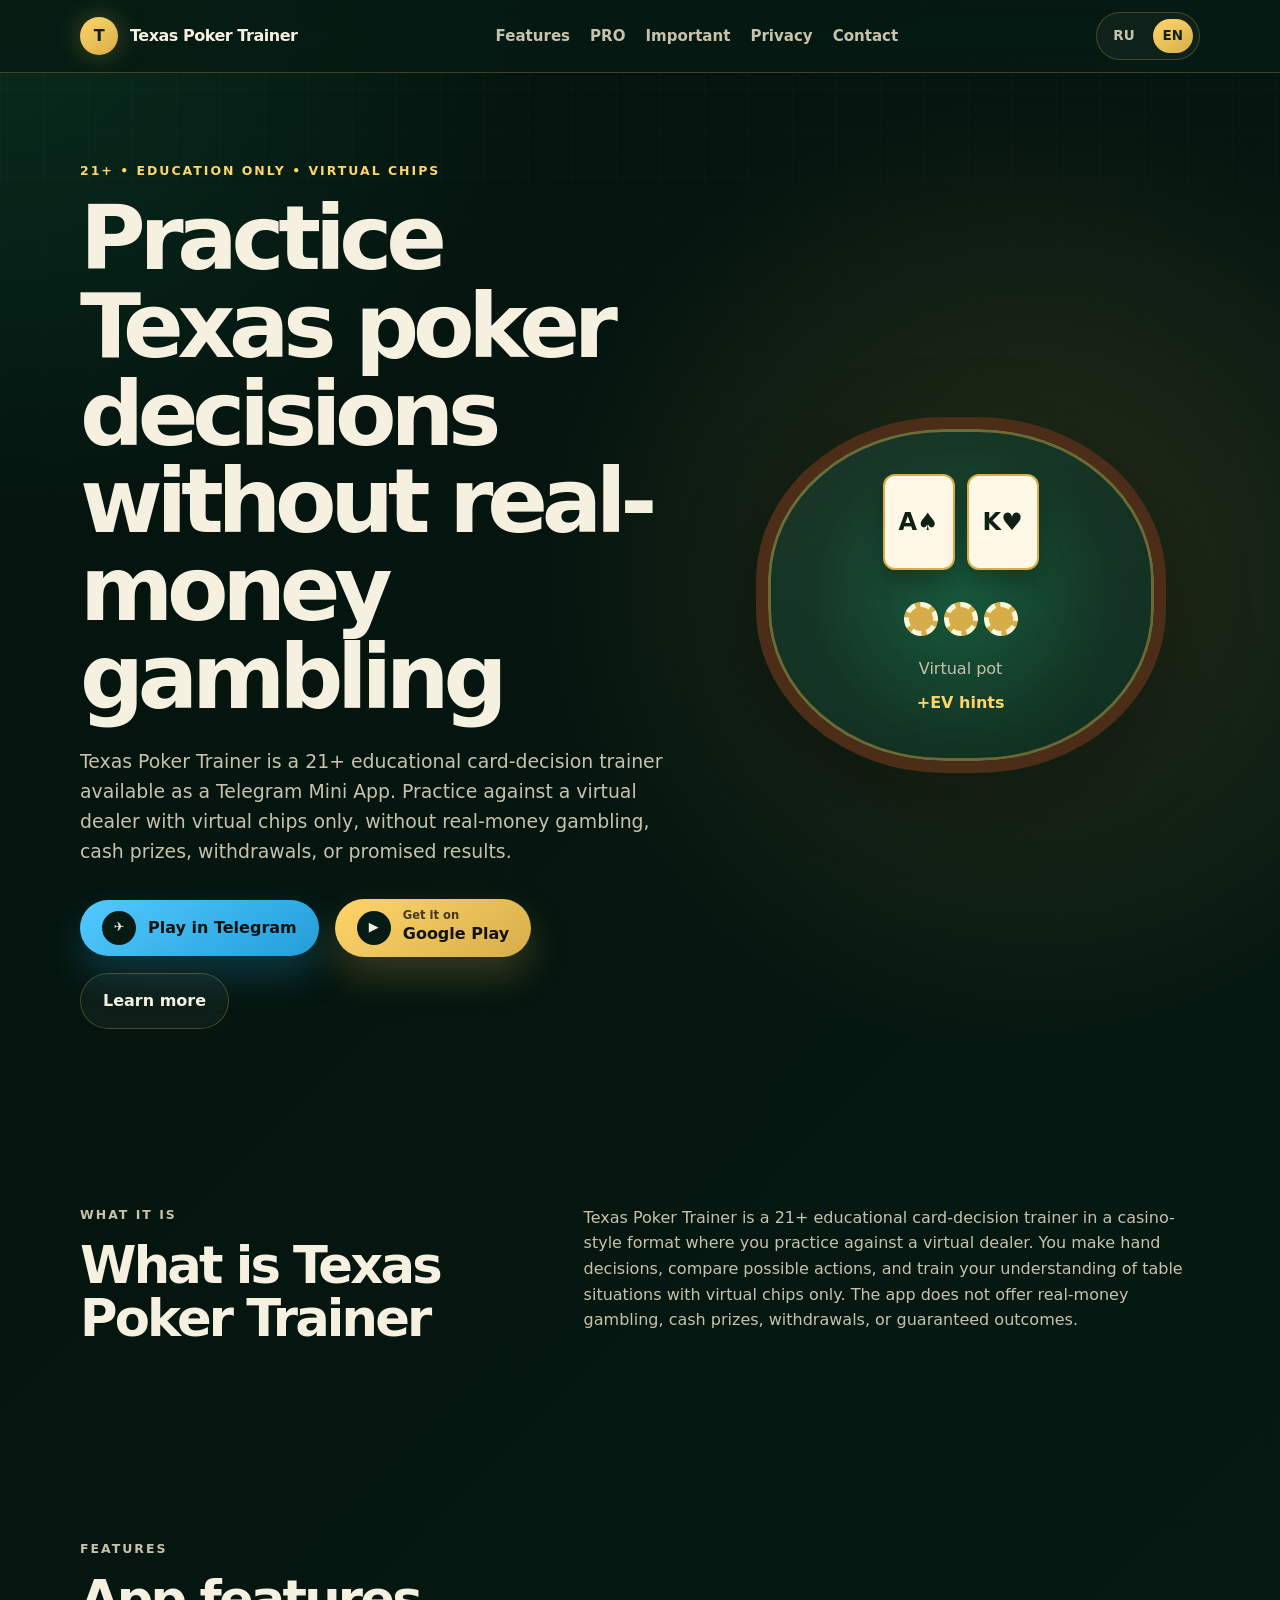
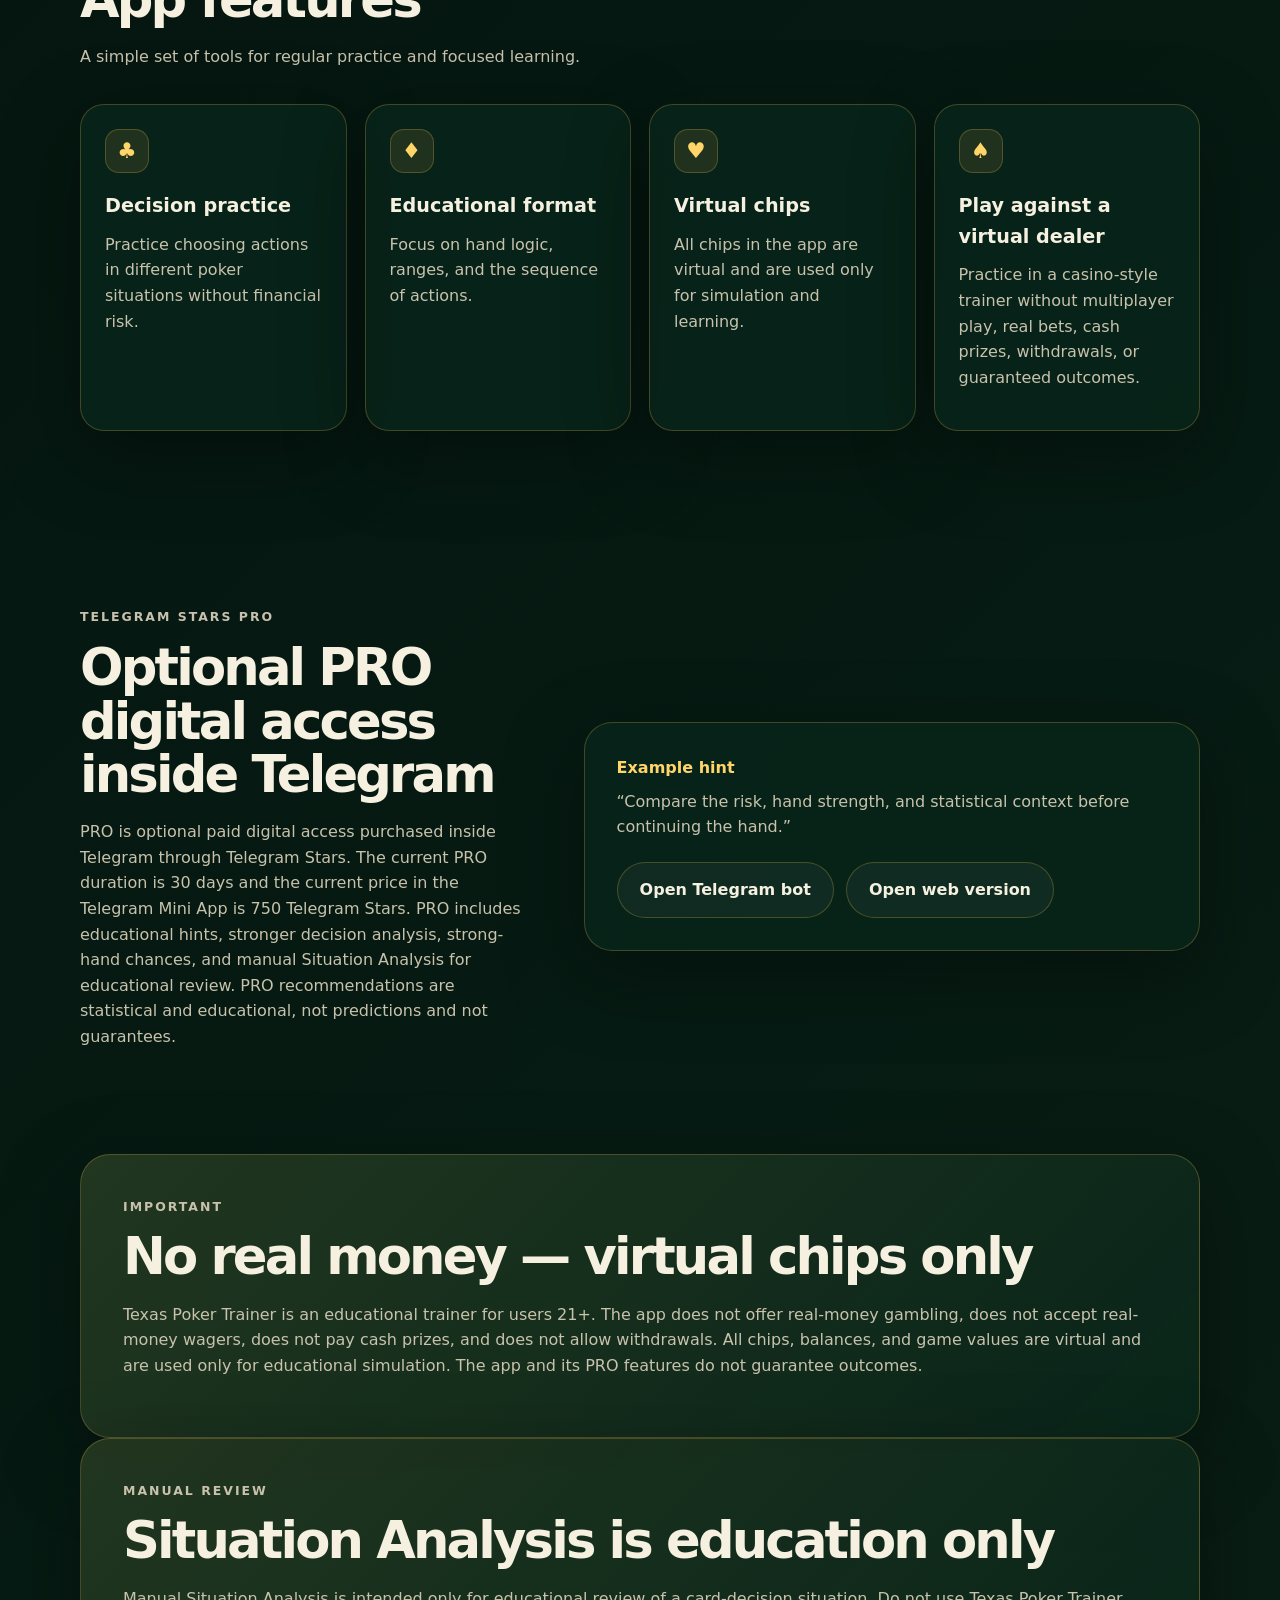
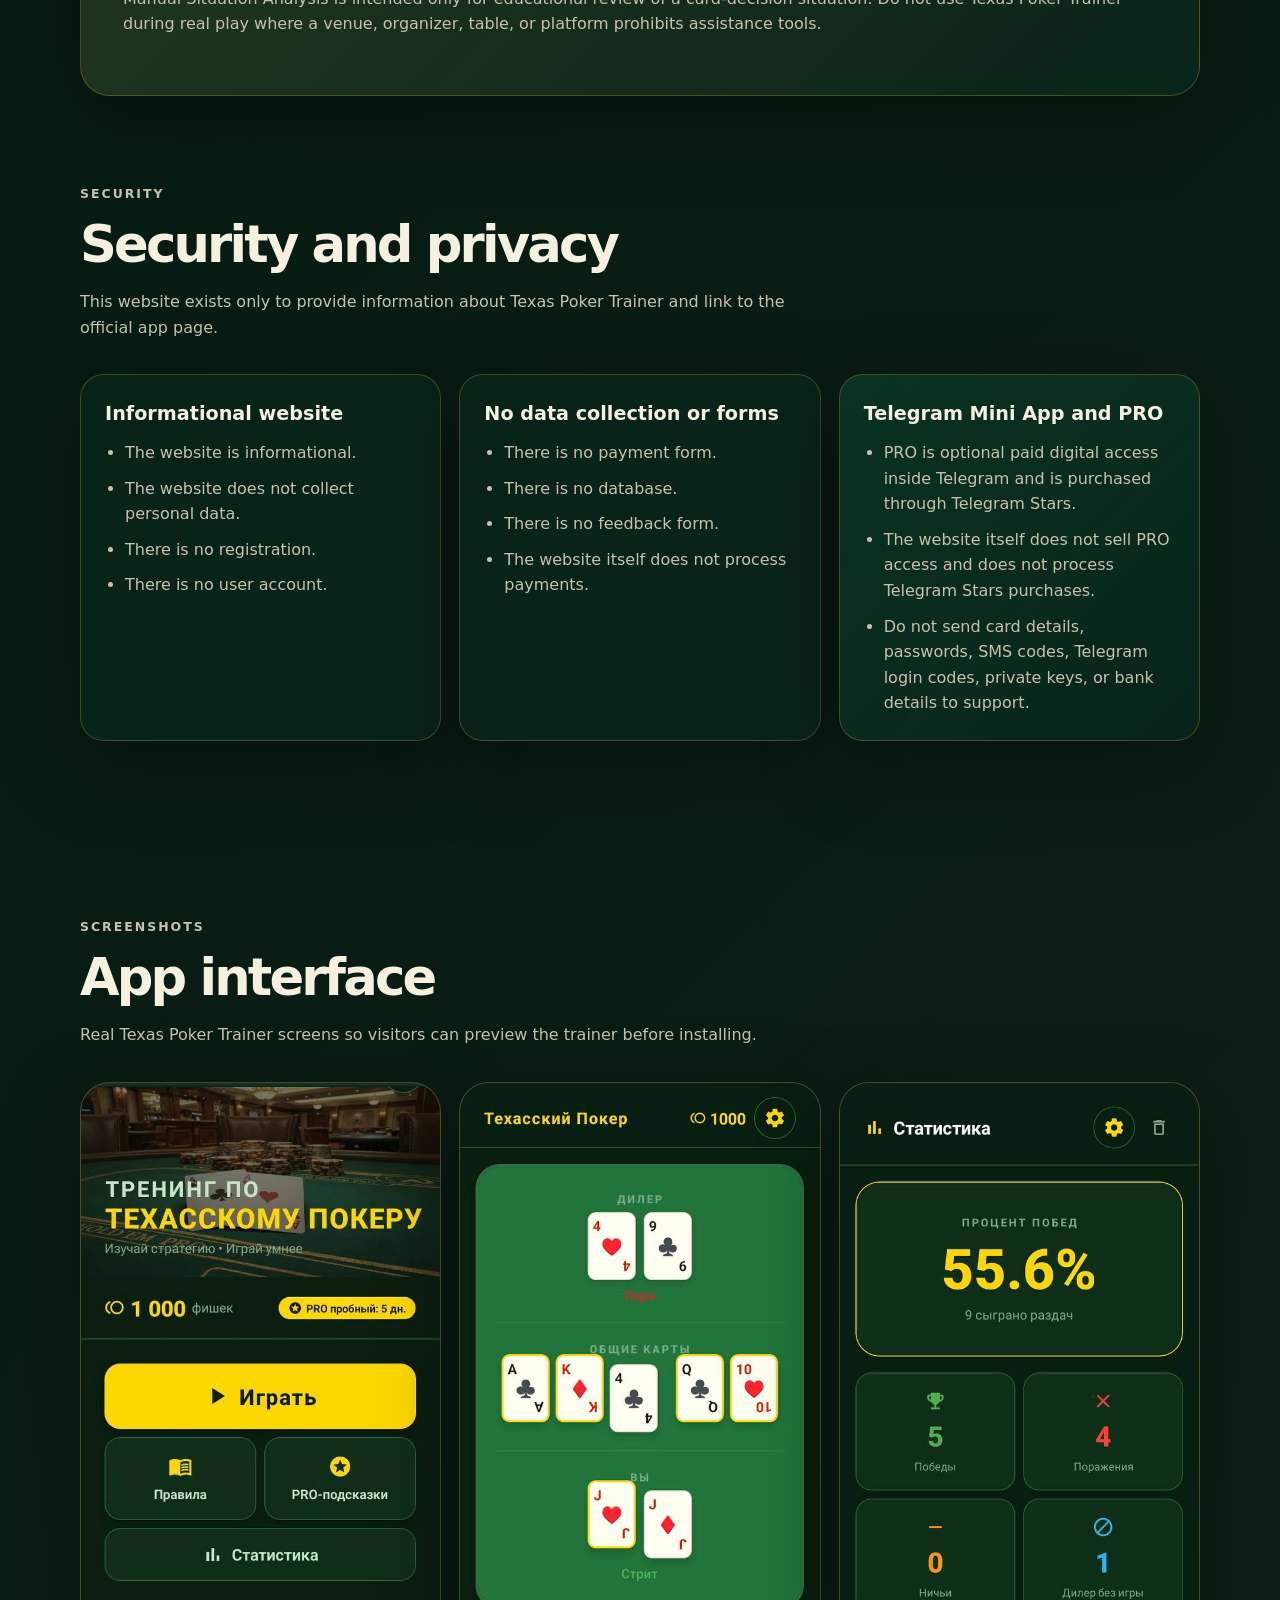
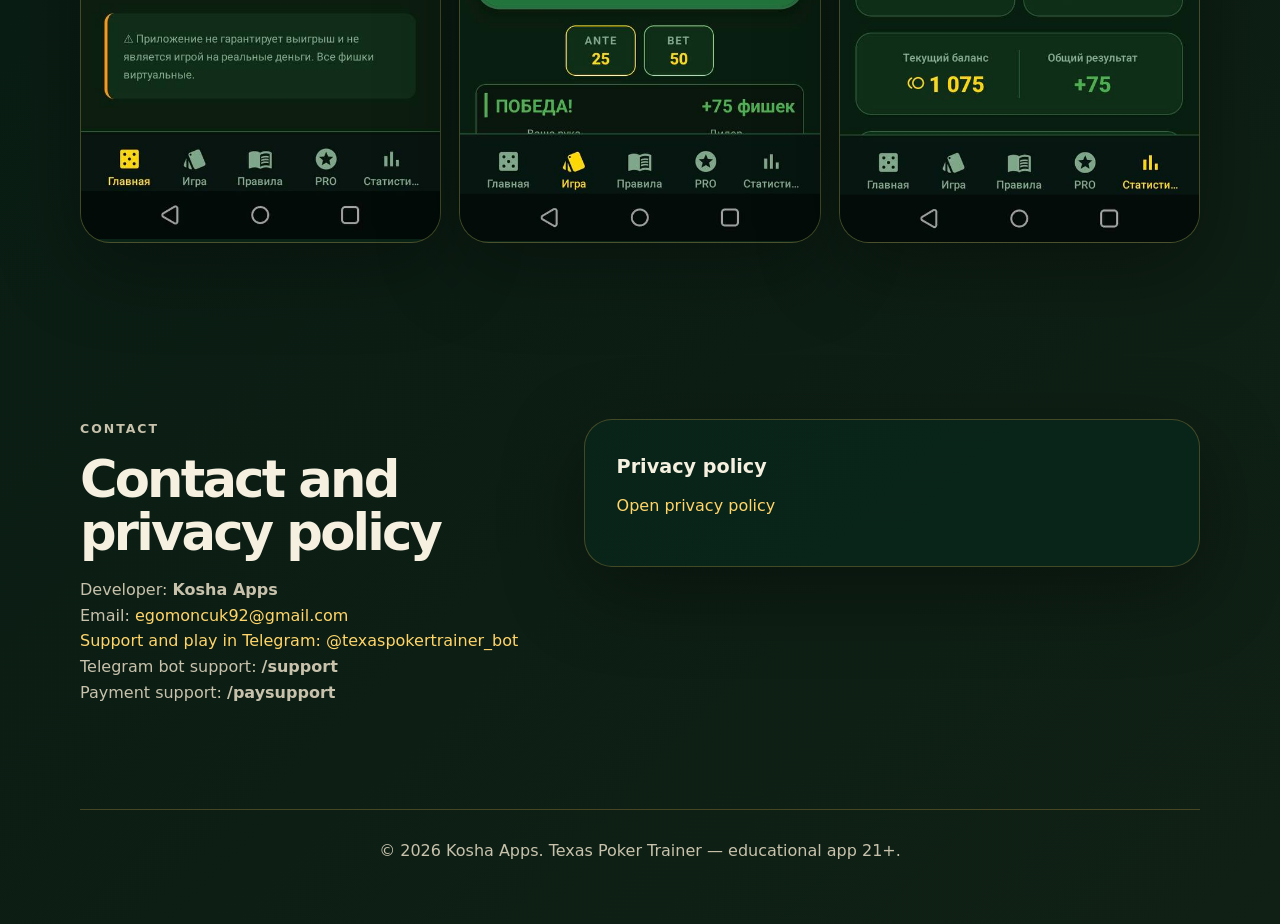
<file: website/index.html>
<!DOCTYPE html>
<html lang="ru">
<head>
  <meta charset="UTF-8" />
  <meta name="viewport" content="width=device-width, initial-scale=1.0" />
  <meta
    name="description"
    content="Texas Poker Trainer — static informational website with Russian and English language versions."
  />
  <title>Texas Poker Trainer — Language Selection</title>
  <link rel="stylesheet" href="styles.css" />
  <!-- This local-only script reads browser language and redirects; it does not collect, store, or send data. -->
  <script>
    var language = navigator.language || navigator.userLanguage || "";
    window.location.replace(language.toLowerCase().indexOf("ru") === 0 ? "./ru/" : "./en/");
  </script>
</head>
<body class="language-page">
  <main class="language-panel" aria-label="Language selection">
    <p class="eyebrow">Texas Poker Trainer</p>
    <h1>Выберите язык / Choose your language</h1>
    <p>
      Статический информационный сайт. Данные не собираются и не отправляются.<br />
      Static informational website. No data is collected or sent.
    </p>
    <noscript>
      <div class="language-actions">
        <a class="secondary-button" href="./ru/">RU</a>
        <a class="play-button" href="./en/">EN</a>
      </div>
    </noscript>
  </main>
</body>
</html>
</file>
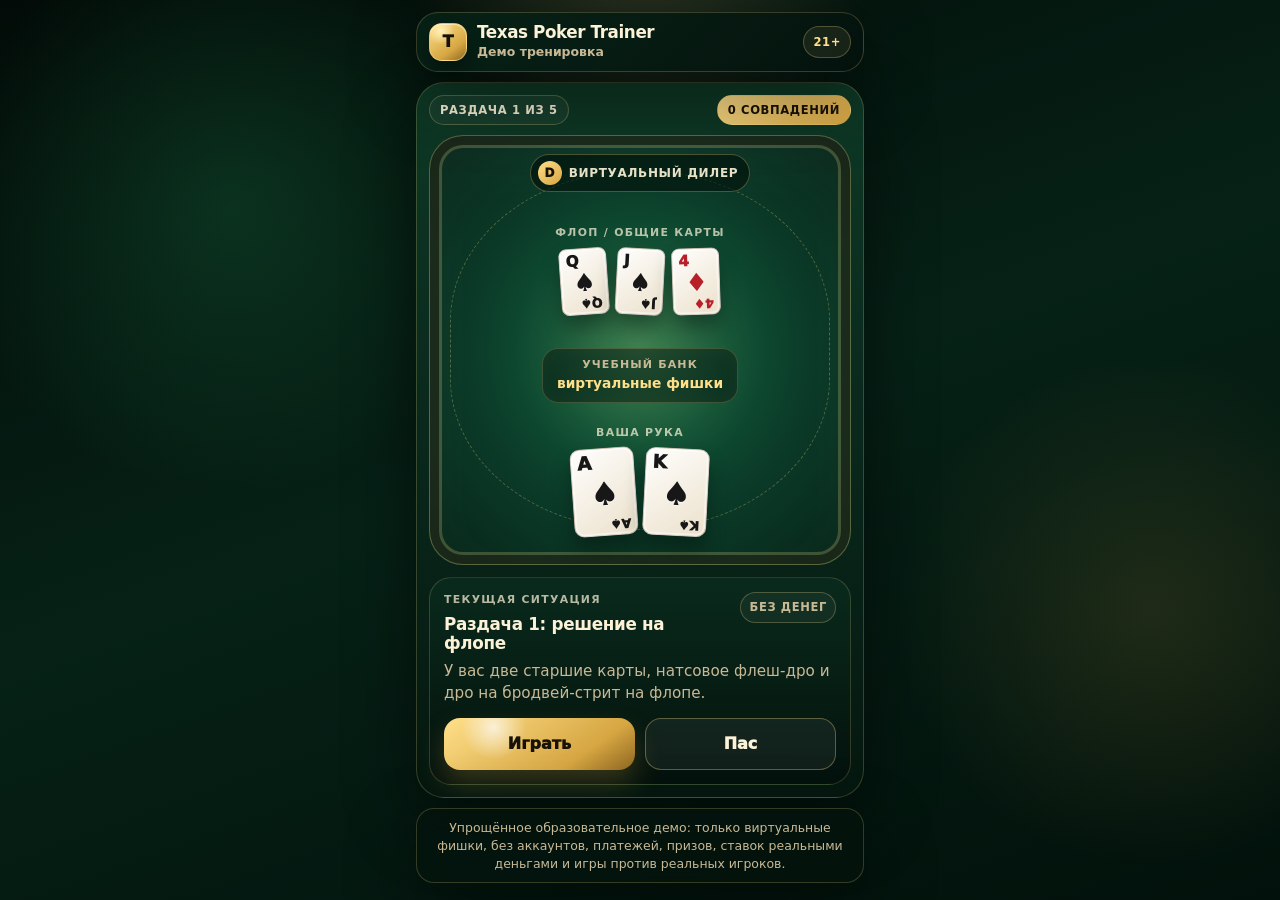
<file: website/demo/index.html>
<!DOCTYPE html>
<html lang="ru">
<head>
  <meta charset="UTF-8" />
  <meta name="viewport" content="width=device-width, initial-scale=1.0, viewport-fit=cover" />
  <meta
    name="description"
    content="Texas Poker Trainer — статическое образовательное демо для Telegram Mini App. 21+, только виртуальные фишки, без ставок реальными деньгами."
  />
  <title>Texas Poker Trainer — демо для Telegram Mini App</title>
  <!-- Полностью статическое демо: без бэкенда, отслеживания, cookies, хранилищ и внешних скриптов. -->
  <link rel="stylesheet" href="styles.css" />
</head>
<body>
  <main class="demo-shell" aria-live="polite">
    <header class="app-header" aria-labelledby="app-title">
      <div class="brand-mark" aria-hidden="true">T</div>
      <div class="brand-copy">
        <h1 id="app-title">Texas Poker Trainer</h1>
        <p>Демо тренировка</p>
      </div>
      <span class="age-badge">21+</span>
    </header>

    <section class="trainer-card" aria-labelledby="hand-title">
      <div class="status-row" aria-label="Прогресс тренировки">
        <span id="hand-progress" class="status-pill">Раздача 1 из 5</span>
        <span id="score-label" class="status-pill status-pill--gold">0 совпадений</span>
      </div>

      <div class="table-card" aria-label="Покерный стол">
        <div class="dealer-seat">
          <span class="dealer-chip" aria-hidden="true">D</span>
          <span>Виртуальный дилер</span>
        </div>

        <div class="community-area">
          <p class="area-label">Флоп / общие карты</p>
          <div id="community-cards" class="cards community-cards" aria-label="Общие карты"></div>
        </div>

        <div class="pot-panel" aria-label="Учебный банк">
          <span>Учебный банк</span>
          <strong>виртуальные фишки</strong>
        </div>

        <div class="player-area">
          <p class="area-label">Ваша рука</p>
          <div id="player-cards" class="cards player-cards" aria-label="Ваши карты"></div>
        </div>
      </div>

      <article class="decision-panel" aria-labelledby="hand-title">
        <div class="panel-heading">
          <div>
            <p class="panel-kicker">Текущая ситуация</p>
            <h2 id="hand-title" class="situation-title">Тренировочная раздача</h2>
          </div>
          <span class="mode-chip">Без денег</span>
        </div>
        <p id="situation-text" class="situation-text"></p>

        <div id="choice-buttons" class="choice-buttons" aria-label="Выберите тренировочное действие">
          <button type="button" class="primary-action" data-choice="Играть">Играть</button>
          <button type="button" class="secondary-action" data-choice="Пас">Пас</button>
        </div>

        <section id="feedback" class="feedback" hidden aria-label="Рекомендация тренажёра"></section>
        <button id="next-hand" type="button" class="next-button" hidden>Следующая раздача</button>
      </article>
    </section>

    <section id="completion" class="completion-card" hidden aria-labelledby="completion-title">
      <div class="completion-medal" aria-hidden="true">★</div>
      <p class="panel-kicker">Тренировочное демо завершено</p>
      <h2 id="completion-title">Сессия пройдена</h2>
      <p id="completion-score" class="completion-score"></p>
      <p>
        Это упрощённое демо. Полный тренажёр доступен в Android-приложении.
      </p>
      <div class="completion-actions">
        <a
          class="store-button"
          href="https://play.google.com/store/apps/details?id=com.koshaapps.texaspokertrainer2"
          target="_blank"
          rel="noopener noreferrer"
        >
          Скачать в Google Play
        </a>
        <a
          class="site-button"
          href="https://egomoncuk-arch.github.io/texas-poker-trainer-site/"
          target="_blank"
          rel="noopener noreferrer"
        >
          Открыть официальный сайт
        </a>
      </div>
    </section>

    <aside class="safety-panel" aria-label="Ограничения демо">
      <p>
        Упрощённое образовательное демо: только виртуальные фишки, без аккаунтов,
        платежей, призов, ставок реальными деньгами и игры против реальных игроков.
      </p>
    </aside>
  </main>

  <script src="app.js"></script>
</body>
</html>
</file>
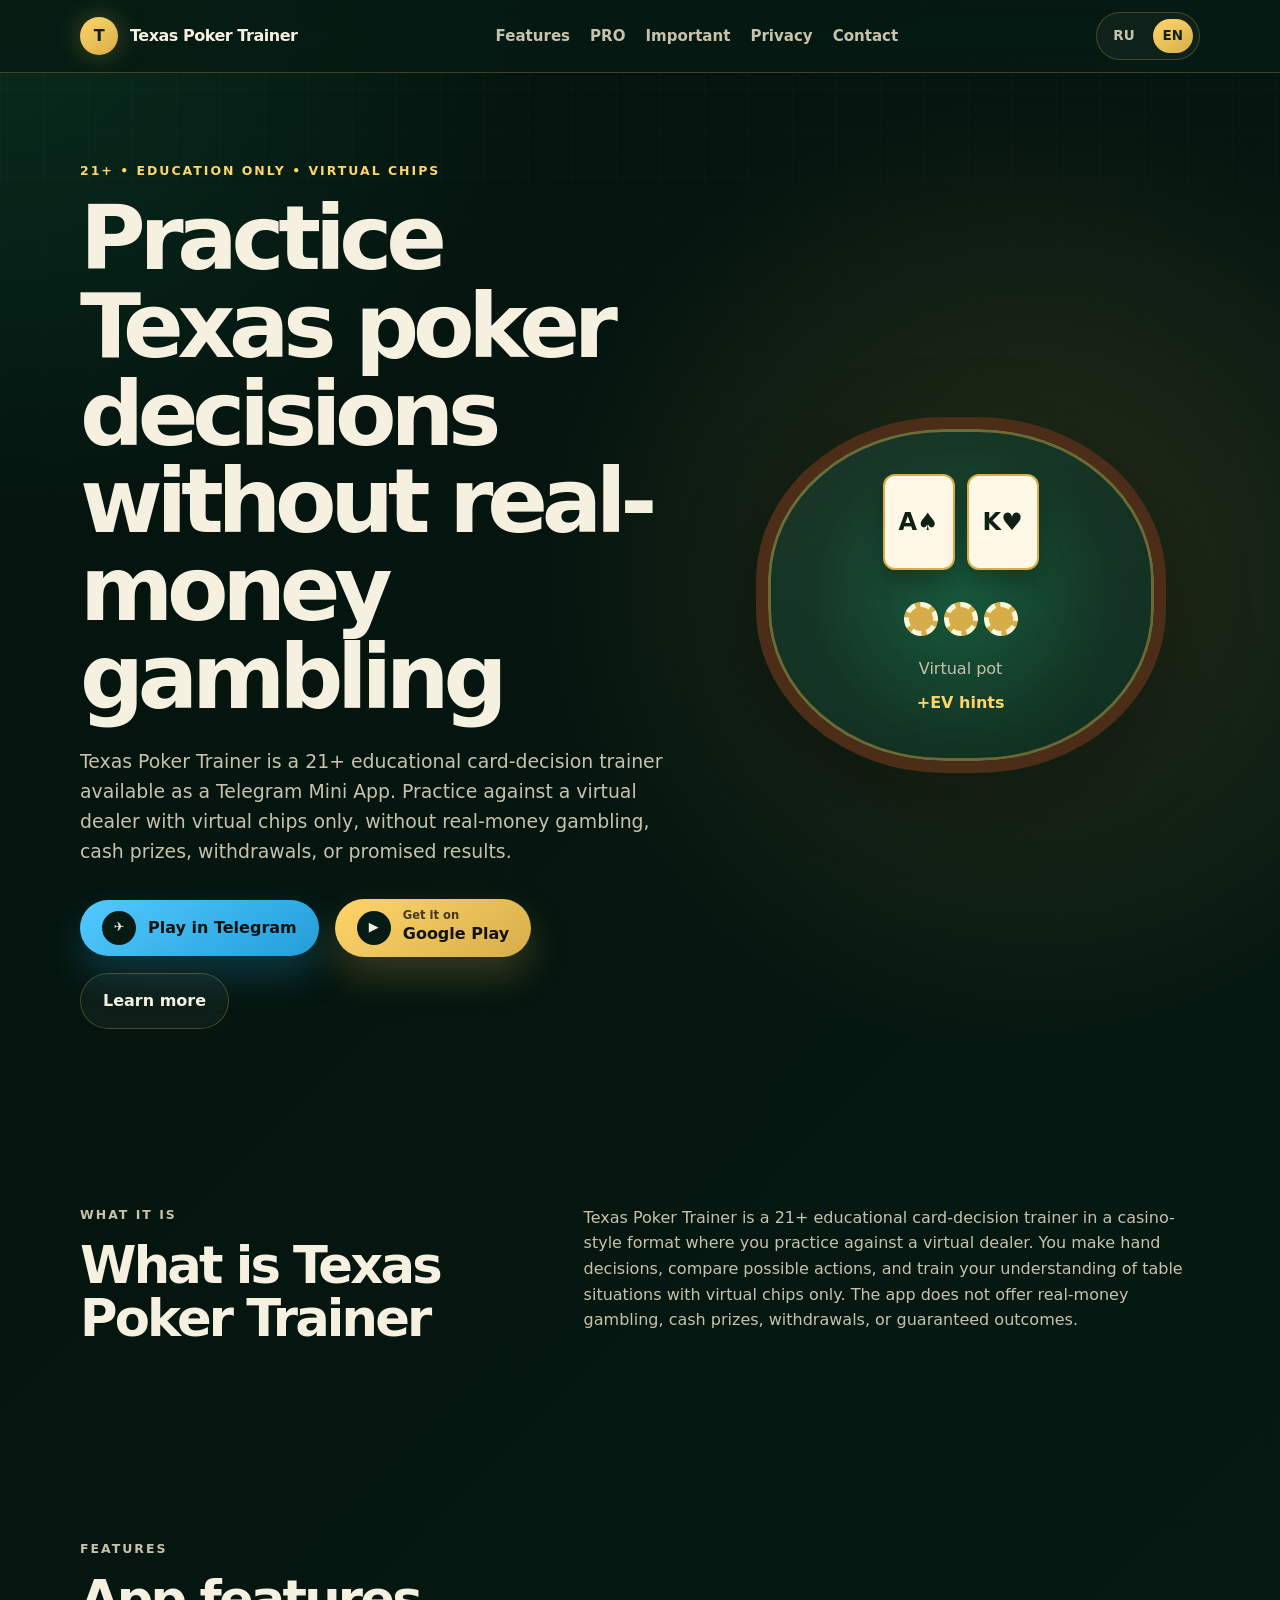
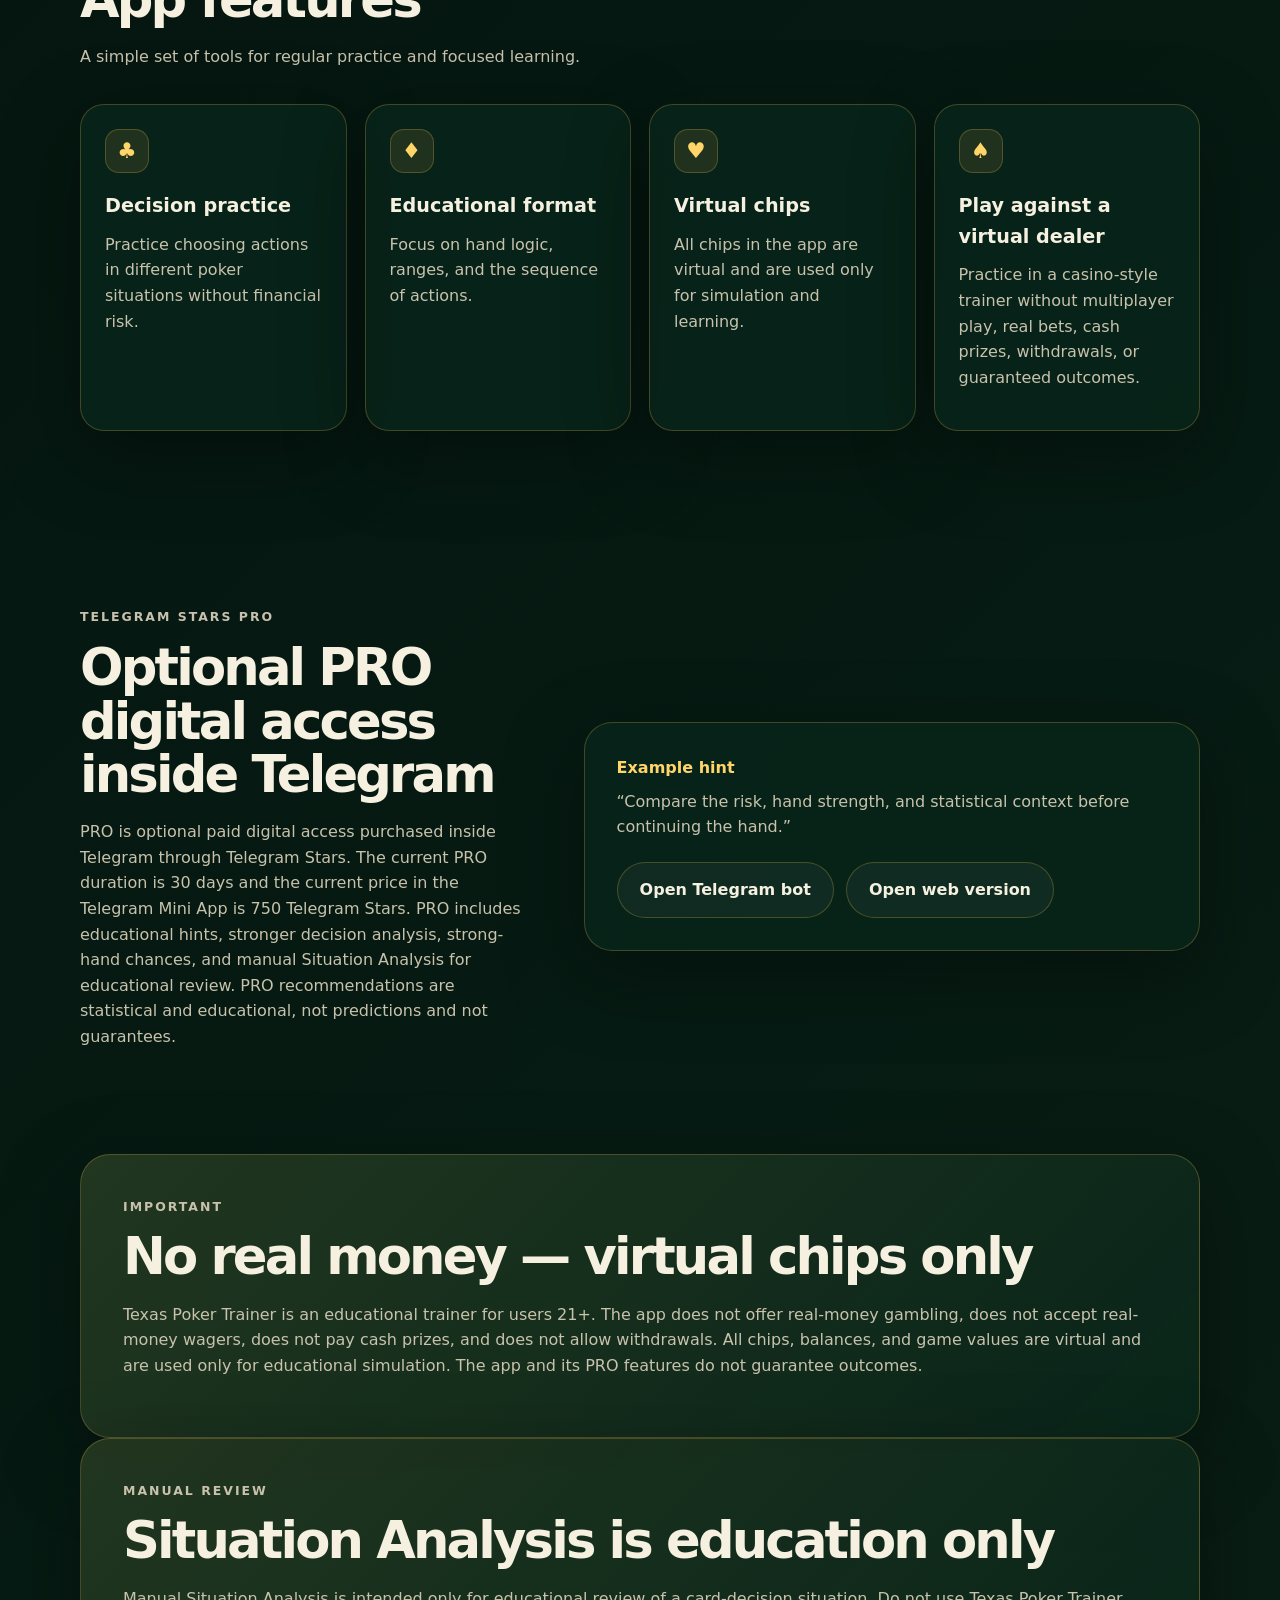
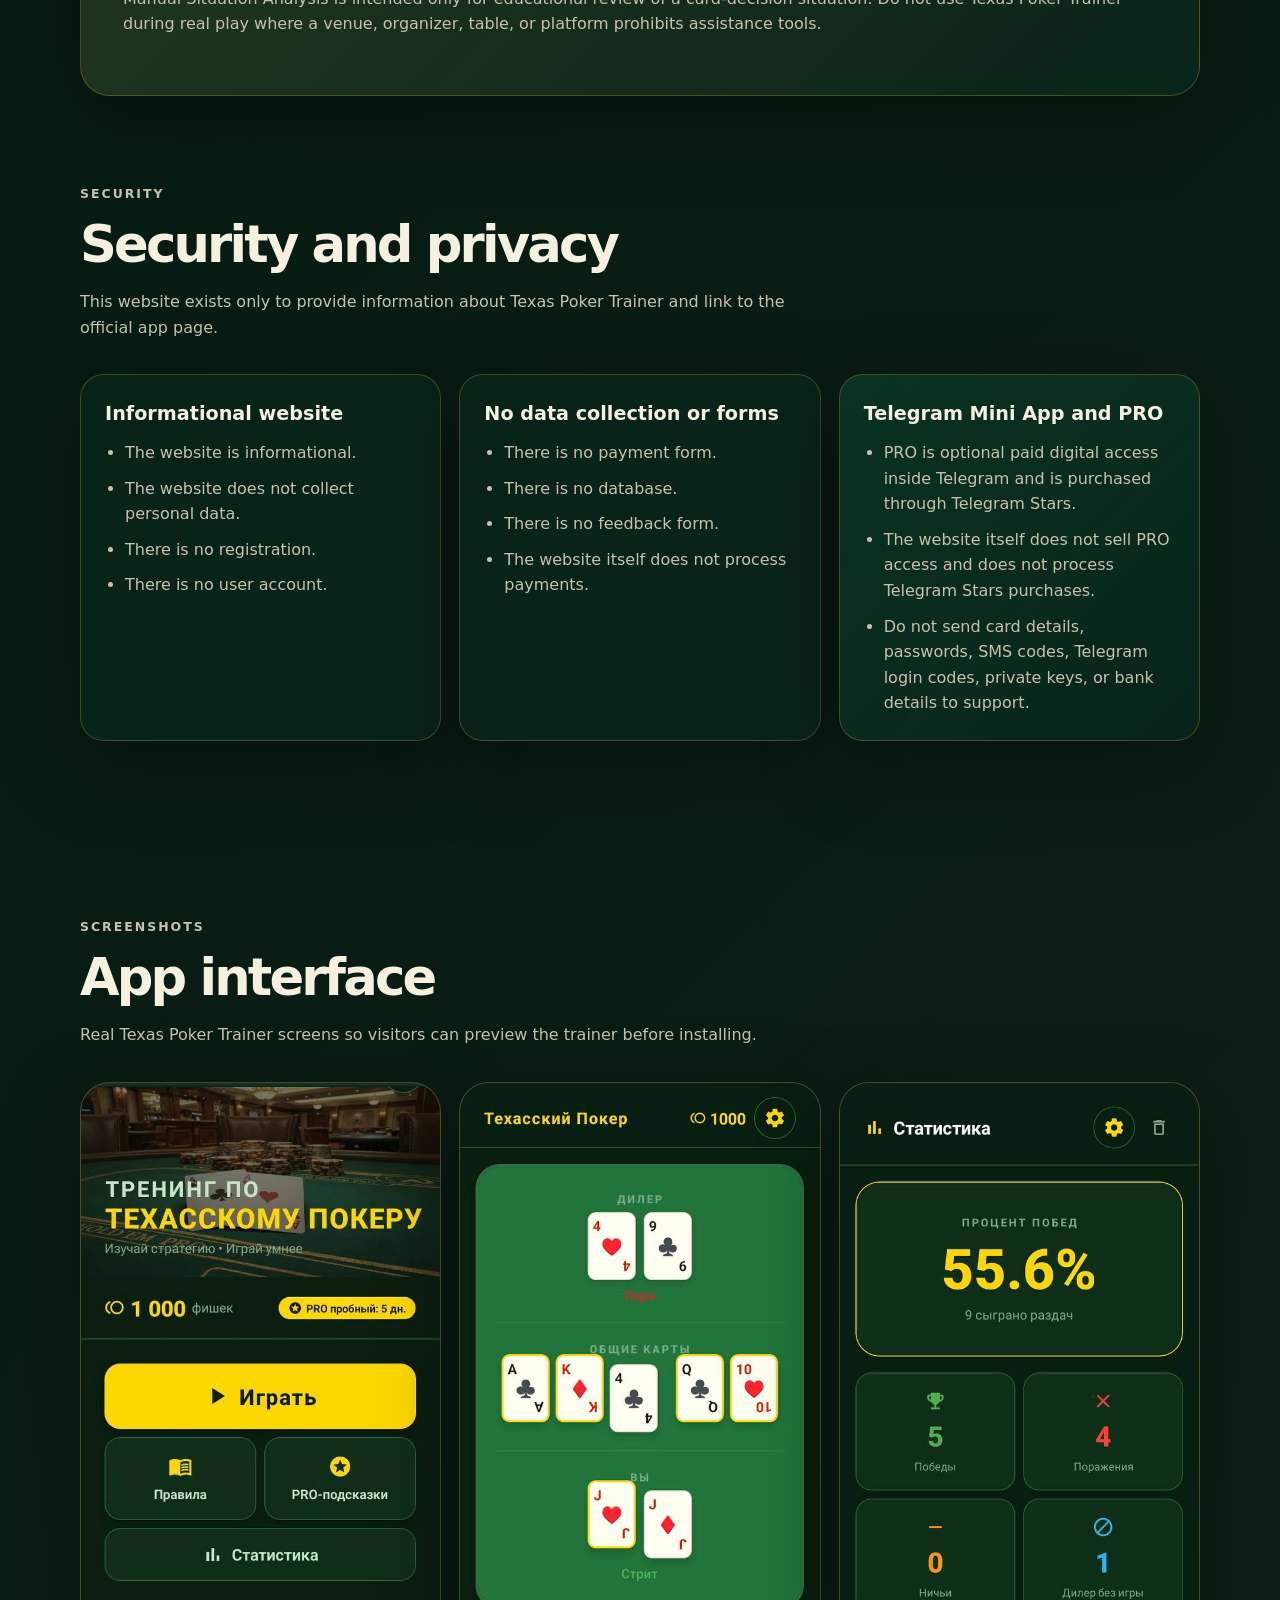
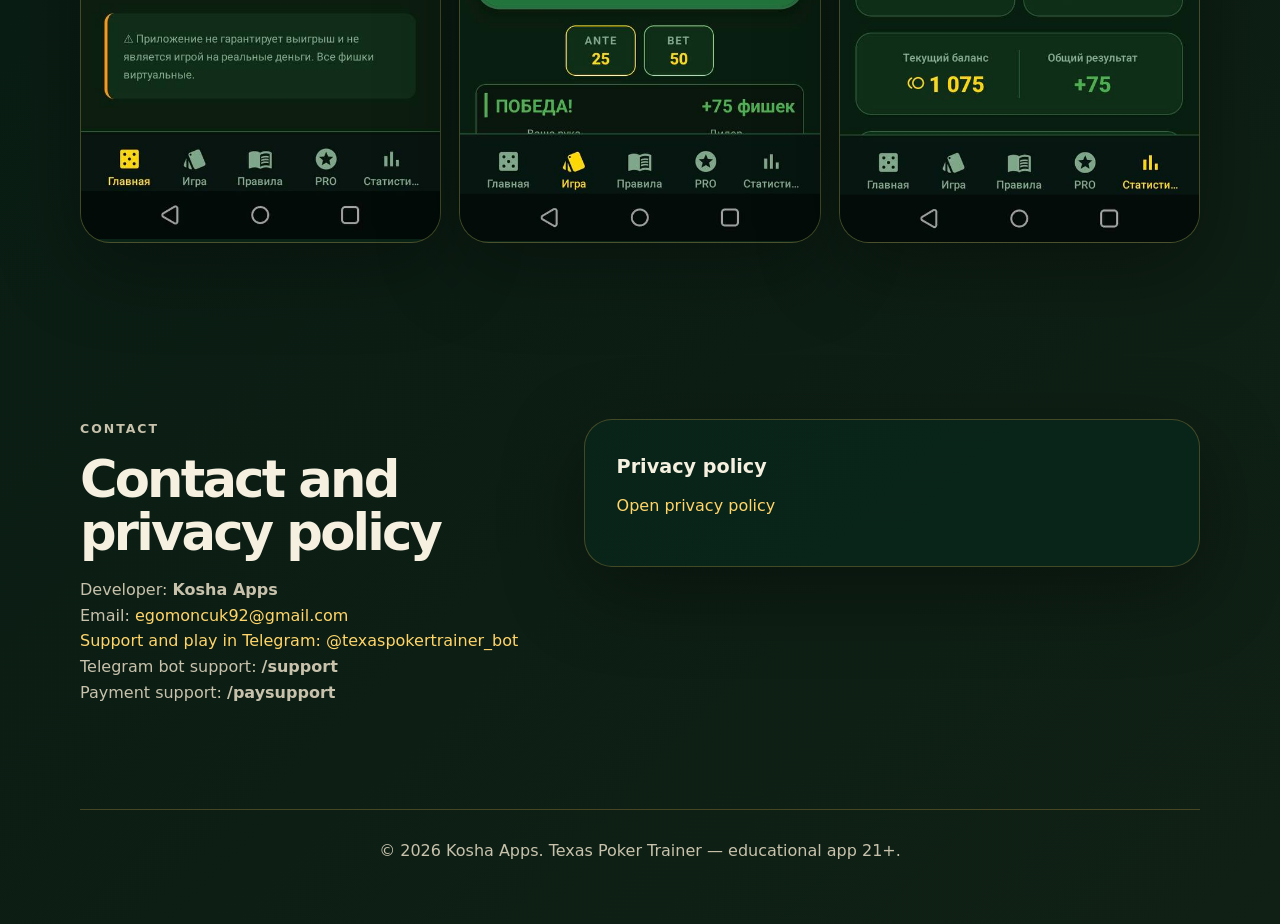
<file: website/en/index.html>
<!DOCTYPE html>
<html lang="en">
<head>
  <meta charset="UTF-8" />
  <meta name="viewport" content="width=device-width, initial-scale=1.0" />
  <meta
    name="description"
    content="Texas Poker Trainer is an educational poker trainer with virtual chips, hints, and practice mode. 21+."
  />
  <title>Texas Poker Trainer — Educational Poker Trainer</title>
  <!-- Static informational website: does not collect user data. -->
  <link rel="stylesheet" href="../styles.css" />
</head>
<body>
  <header class="site-header">
    <nav class="nav" aria-label="Main navigation">
      <a class="brand" href="#top" aria-label="Texas Poker Trainer">
        <span class="brand-mark">T</span>
        <span>Texas Poker Trainer</span>
      </a>
      <div class="nav-links">
        <a href="#features">Features</a>
        <a href="#pro">PRO</a>
        <a href="#disclaimer">Important</a>
        <a href="#security">Privacy</a>
        <a href="#contact">Contact</a>
      </div>
      <div class="language-switcher" aria-label="Language selection">
        <a href="../ru/">RU</a>
        <span aria-current="page">EN</span>
      </div>
    </nav>
  </header>

  <main id="top">
    <section class="hero section">
      <div class="hero-content">
        <p class="eyebrow">21+ • Education only • Virtual chips</p>
        <h1>Practice Texas poker decisions without real-money gambling</h1>
        <p class="hero-text">
          Texas Poker Trainer is a 21+ educational card-decision trainer available as a Telegram Mini App.
          Practice against a virtual dealer with virtual chips only, without real-money gambling,
          cash prizes, withdrawals, or promised results.
        </p>
        <div class="hero-actions">
          <a
            class="play-button telegram-button"
            href="https://t.me/texaspokertrainer_bot"
            target="_blank"
            rel="noopener noreferrer"
            aria-label="Play Texas Poker Trainer in Telegram"
          >
            <span class="play-icon" aria-hidden="true">✈</span>
            <span>Play in Telegram</span>
          </a>
          <a
            class="play-button"
            href="https://play.google.com/store/apps/details?id=com.koshaapps.texaspokertrainer2"
            target="_blank"
            rel="noopener noreferrer"
            aria-label="Open Texas Poker Trainer on Google Play"
          >
            <span class="play-icon" aria-hidden="true">▶</span>
            <span>
              <small>Get it on</small>
              Google Play
            </span>
          </a>
          <a class="secondary-button" href="#what-is">Learn more</a>
        </div>
      </div>
      <div class="hero-card" aria-label="Visual trainer interface example">
        <div class="table-glow"></div>
        <div class="poker-table">
          <div class="cards">
            <span>A♠</span>
            <span>K♥</span>
          </div>
          <div class="chip-stack">
            <span></span>
            <span></span>
            <span></span>
          </div>
          <p>Virtual pot</p>
          <strong>+EV hints</strong>
        </div>
      </div>
    </section>

    <section id="what-is" class="section split-section">
      <div>
        <p class="section-label">What it is</p>
        <h2>What is Texas Poker Trainer</h2>
      </div>
      <p>
        Texas Poker Trainer is a 21+ educational card-decision trainer in a casino-style format
        where you practice against a virtual dealer. You make hand decisions, compare possible
        actions, and train your understanding of table situations with virtual chips only.
        The app does not offer real-money gambling, cash prizes, withdrawals, or guaranteed
        outcomes.
      </p>
    </section>

    <section id="features" class="section">
      <div class="section-heading">
        <p class="section-label">Features</p>
        <h2>App features</h2>
        <p>A simple set of tools for regular practice and focused learning.</p>
      </div>
      <div class="feature-grid">
        <article class="feature-card">
          <span class="card-icon">♣</span>
          <h3>Decision practice</h3>
          <p>Practice choosing actions in different poker situations without financial risk.</p>
        </article>
        <article class="feature-card">
          <span class="card-icon">♦</span>
          <h3>Educational format</h3>
          <p>Focus on hand logic, ranges, and the sequence of actions.</p>
        </article>
        <article class="feature-card">
          <span class="card-icon">♥</span>
          <h3>Virtual chips</h3>
          <p>All chips in the app are virtual and are used only for simulation and learning.</p>
        </article>
        <article class="feature-card">
          <span class="card-icon">♠</span>
          <h3>Play against a virtual dealer</h3>
          <p>Practice in a casino-style trainer without multiplayer play, real bets, cash prizes, withdrawals, or guaranteed outcomes.</p>
        </article>
      </div>
    </section>

    <section id="pro" class="section pro-section">
      <div class="pro-copy">
        <p class="section-label">Telegram Stars PRO</p>
        <h2>Optional PRO digital access inside Telegram</h2>
        <p>
          PRO is optional paid digital access purchased inside Telegram through Telegram Stars.
          The current PRO duration is 30 days and the current price in the Telegram Mini App is
          750 Telegram Stars. PRO includes educational hints, stronger decision analysis,
          strong-hand chances, and manual Situation Analysis for educational review.
          PRO recommendations are statistical and educational, not predictions and not guarantees.
        </p>
      </div>
      <div class="hint-panel">
        <p class="hint-title">Example hint</p>
        <p>“Compare the risk, hand strength, and statistical context before continuing the hand.”</p>
        <div class="cta-row">
          <a class="secondary-button" href="https://t.me/texaspokertrainer_bot" target="_blank" rel="noopener noreferrer">Open Telegram bot</a>
          <a class="secondary-button" href="https://egomoncuk-arch.github.io/casino-card-trainer-telegram-web/" target="_blank" rel="noopener noreferrer">Open web version</a>
        </div>
      </div>
    </section>

    <section id="disclaimer" class="section disclaimer-section">
      <p class="section-label">Important</p>
      <h2>No real money — virtual chips only</h2>
      <p>
        Texas Poker Trainer is an educational trainer for users 21+.
        The app does not offer real-money gambling, does not accept real-money
        wagers, does not pay cash prizes, and does not allow withdrawals. All chips,
        balances, and game values are virtual and are used only for educational simulation.
        The app and its PRO features do not guarantee outcomes.
      </p>
    </section>

    <section class="section disclaimer-section">
      <p class="section-label">Manual review</p>
      <h2>Situation Analysis is education only</h2>
      <p>
        Manual Situation Analysis is intended only for educational review of a card-decision
        situation. Do not use Texas Poker Trainer during real play where a venue, organizer,
        table, or platform prohibits assistance tools.
      </p>
    </section>

    <section id="security" class="section security-section">
      <div class="section-heading">
        <p class="section-label">Security</p>
        <h2>Security and privacy</h2>
        <p>This website exists only to provide information about Texas Poker Trainer and link to the official app page.</p>
      </div>
      <div class="security-grid">
        <article class="security-card">
          <h3>Informational website</h3>
          <ul>
            <li>The website is informational.</li>
            <li>The website does not collect personal data.</li>
            <li>There is no registration.</li>
            <li>There is no user account.</li>
          </ul>
        </article>
        <article class="security-card">
          <h3>No data collection or forms</h3>
          <ul>
            <li>There is no payment form.</li>
            <li>There is no database.</li>
            <li>There is no feedback form.</li>
            <li>The website itself does not process payments.</li>
          </ul>
        </article>
        <article class="security-card security-card-wide">
          <h3>Telegram Mini App and PRO</h3>
          <ul>
            <li>PRO is optional paid digital access inside Telegram and is purchased through Telegram Stars.</li>
            <li>The website itself does not sell PRO access and does not process Telegram Stars purchases.</li>
            <li>Do not send card details, passwords, SMS codes, Telegram login codes, private keys, or bank details to support.</li>
          </ul>
        </article>
      </div>
    </section>

    <section class="section screenshots-section">
      <div class="section-heading">
        <p class="section-label">Screenshots</p>
        <h2>App interface</h2>
        <p>Real Texas Poker Trainer screens so visitors can preview the trainer before installing.</p>
      </div>
      <div class="screenshots-grid" aria-label="App screenshots">
        <figure class="screenshot-card">
          <img
            class="screenshot-image"
            src="../assets/screenshots/screenshot-1.jpg"
            alt="Texas Poker Trainer app screenshot 1"
            loading="lazy"
          />
        </figure>
        <figure class="screenshot-card">
          <img
            class="screenshot-image"
            src="../assets/screenshots/screenshot-2.jpg"
            alt="Texas Poker Trainer app screenshot 2"
            loading="lazy"
          />
        </figure>
        <figure class="screenshot-card">
          <img
            class="screenshot-image"
            src="../assets/screenshots/screenshot-3.jpg"
            alt="Texas Poker Trainer app screenshot 3"
            loading="lazy"
          />
        </figure>
      </div>
    </section>

    <section id="contact" class="section contact-section">
      <div>
        <p class="section-label">Contact</p>
        <h2>Contact and privacy policy</h2>
        <p>
          Developer: <strong>Kosha Apps</strong><br />
          Email: <a href="mailto:egomoncuk92@gmail.com">egomoncuk92@gmail.com</a><br />
          <a href="https://t.me/texaspokertrainer_bot" target="_blank" rel="noopener noreferrer">Support and play in Telegram: @texaspokertrainer_bot</a><br />
          Telegram bot support: <strong>/support</strong><br />
          Payment support: <strong>/paysupport</strong>
        </p>
      </div>
      <div class="policy-card">
        <h3>Privacy policy</h3>
        <p>
          <a href="https://sites.google.com/view/texas-poker-trainer-privacy" target="_blank" rel="noopener noreferrer" aria-label="Open privacy policy">
            Open privacy policy
          </a>
        </p>
      </div>
    </section>
  </main>

  <footer class="site-footer">
    <p>© 2026 Kosha Apps. Texas Poker Trainer — educational app 21+.</p>
  </footer>
</body>
</html>
</file>
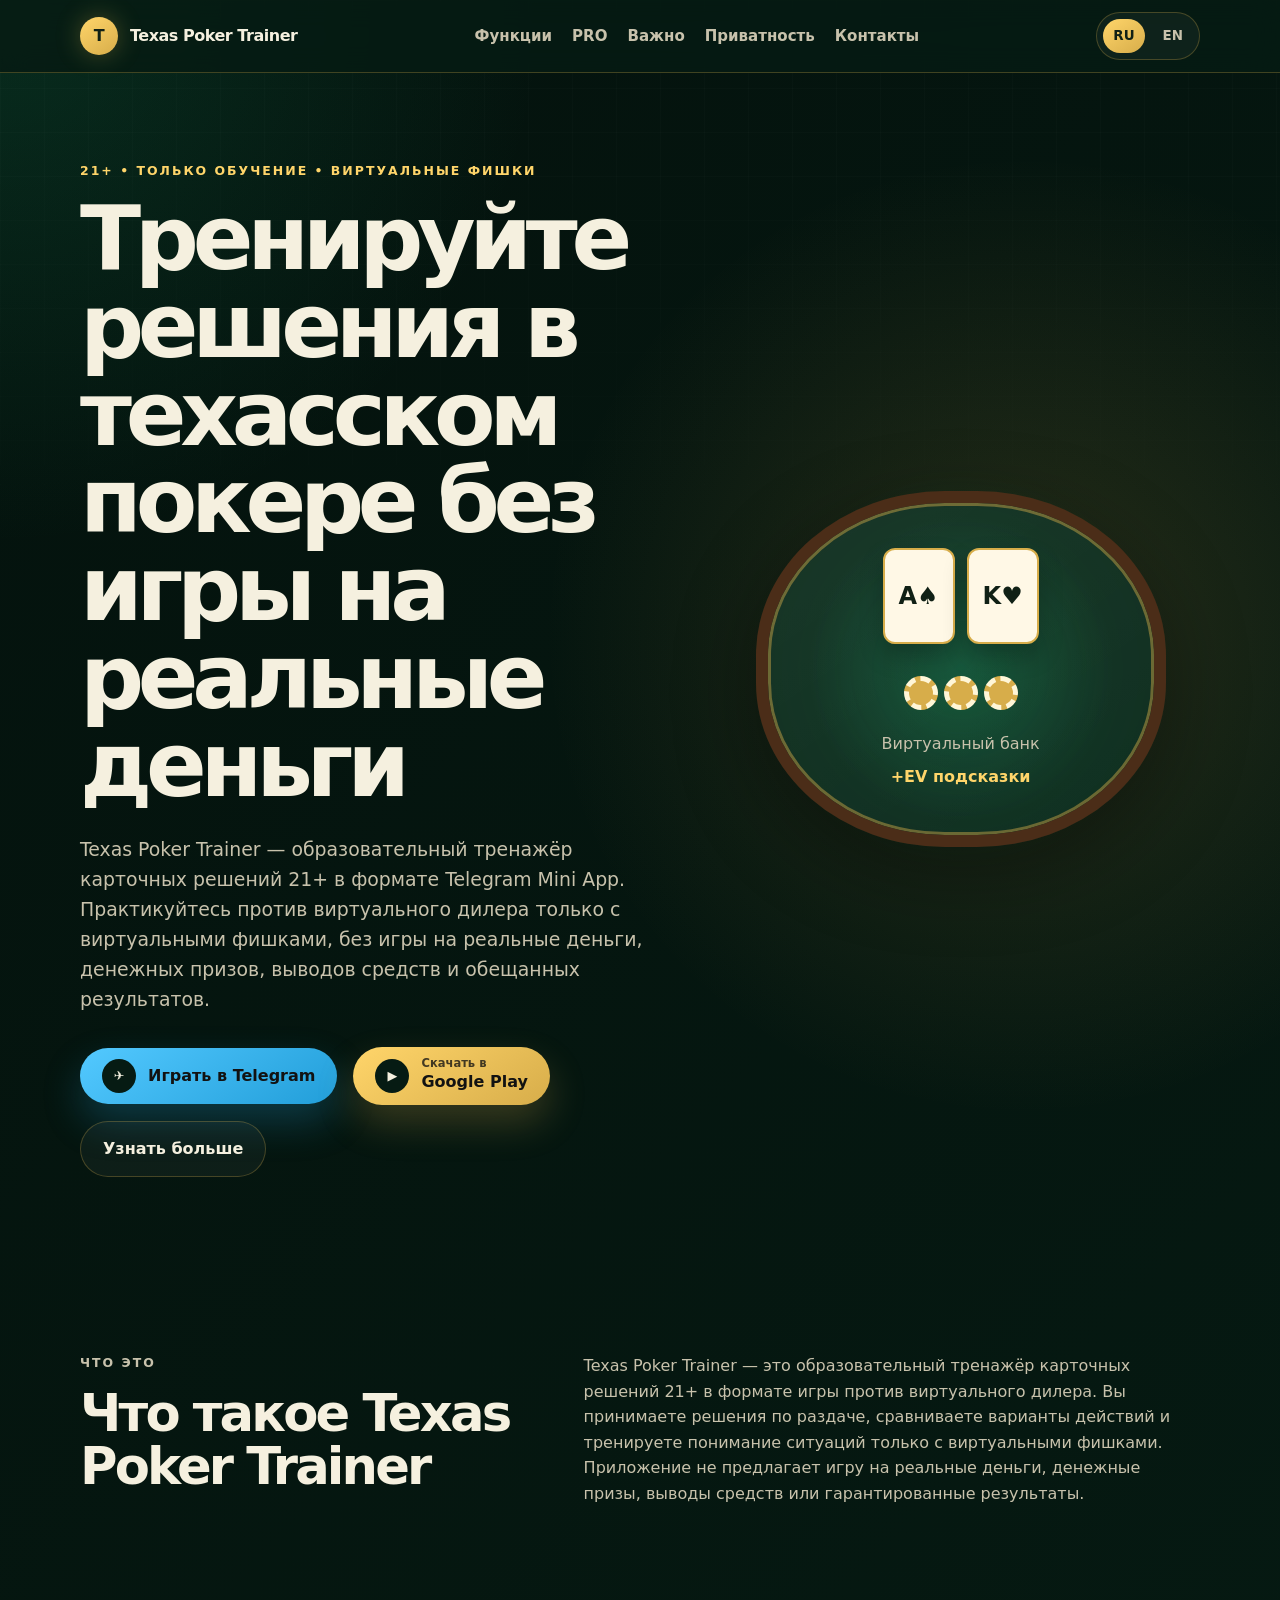
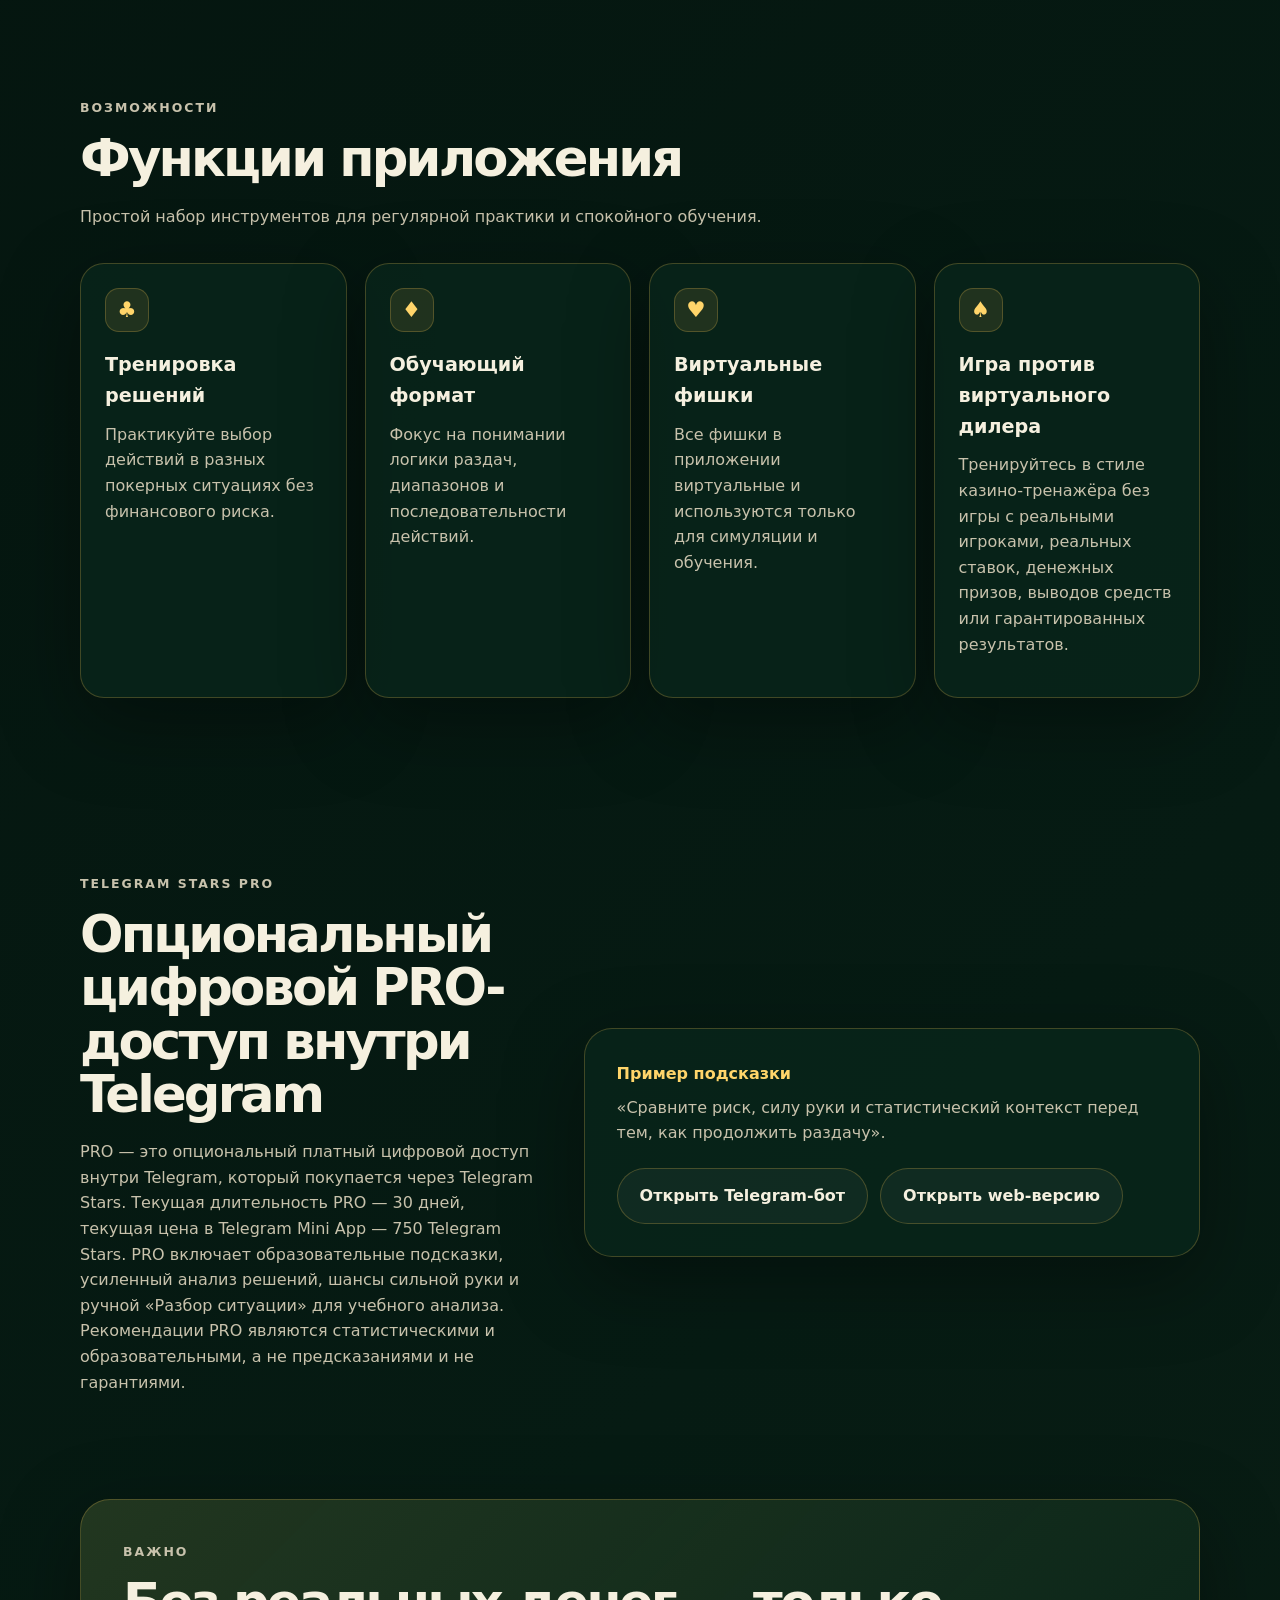
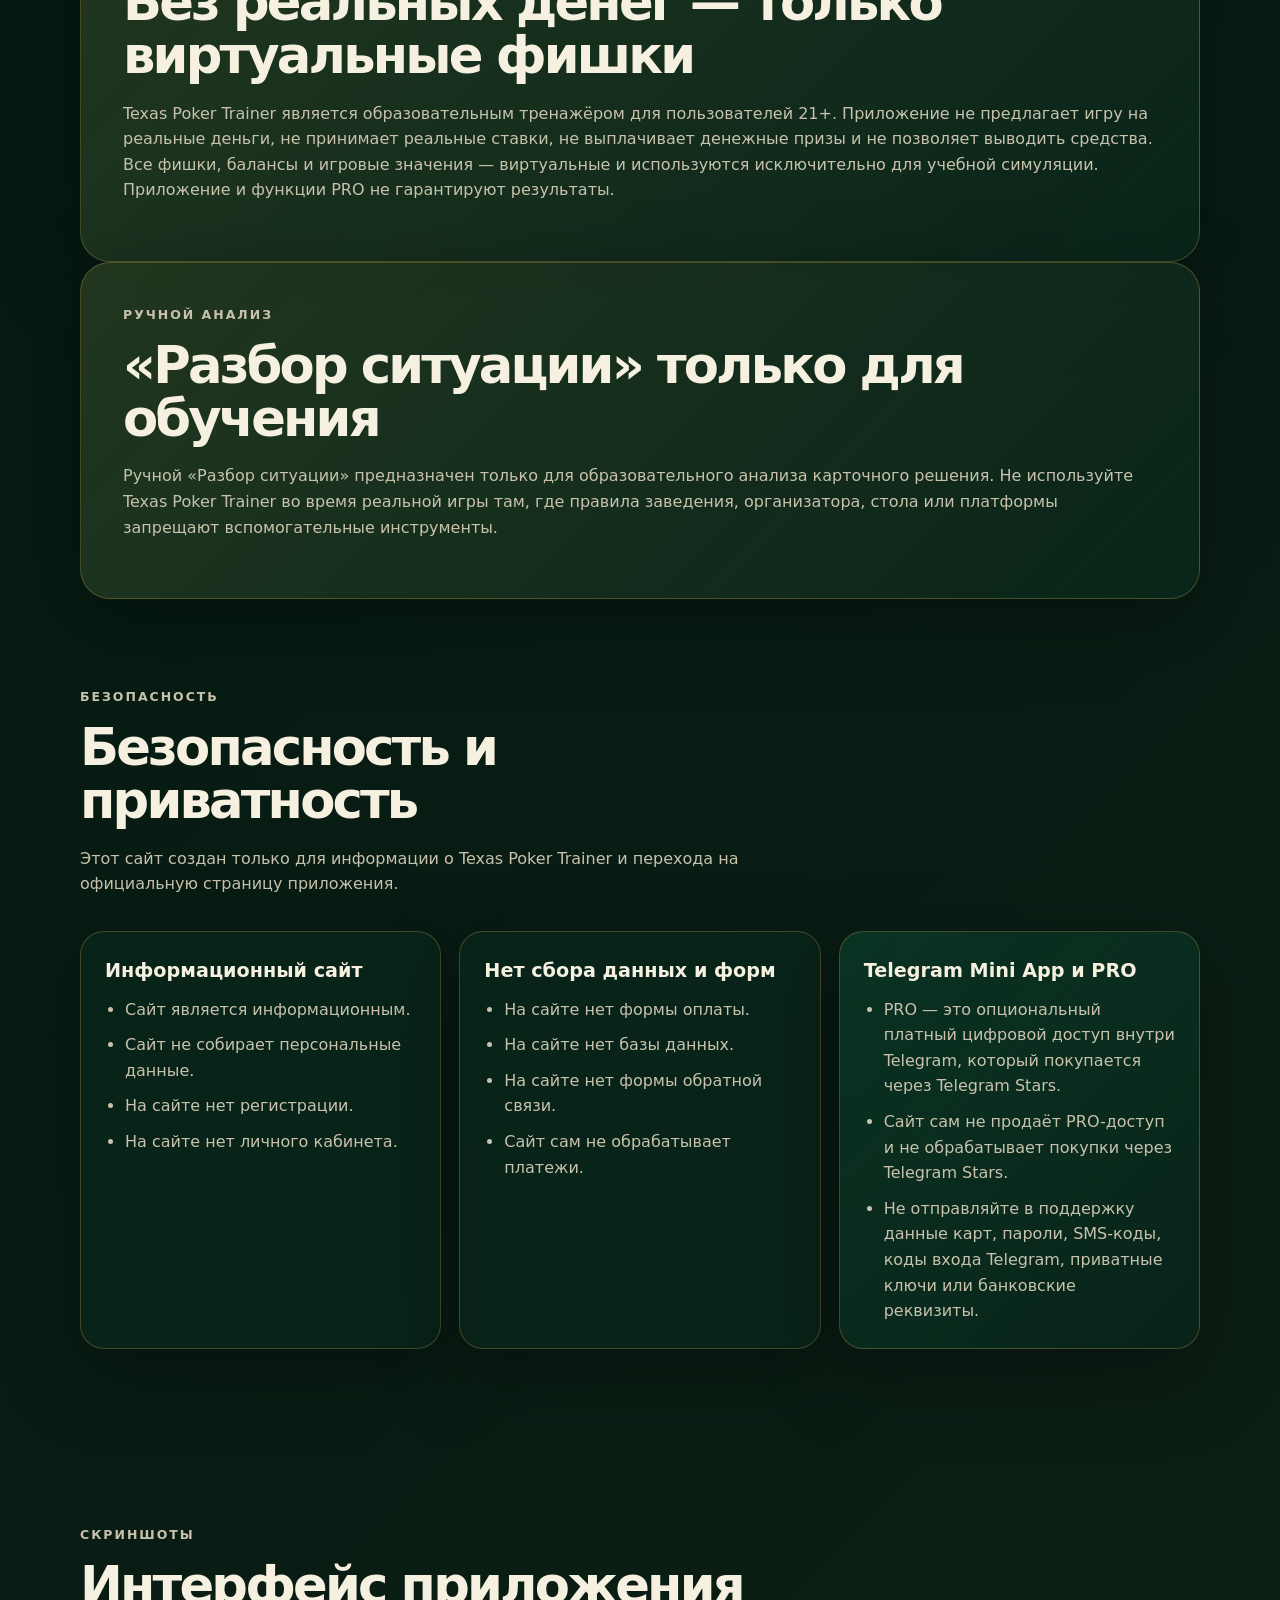
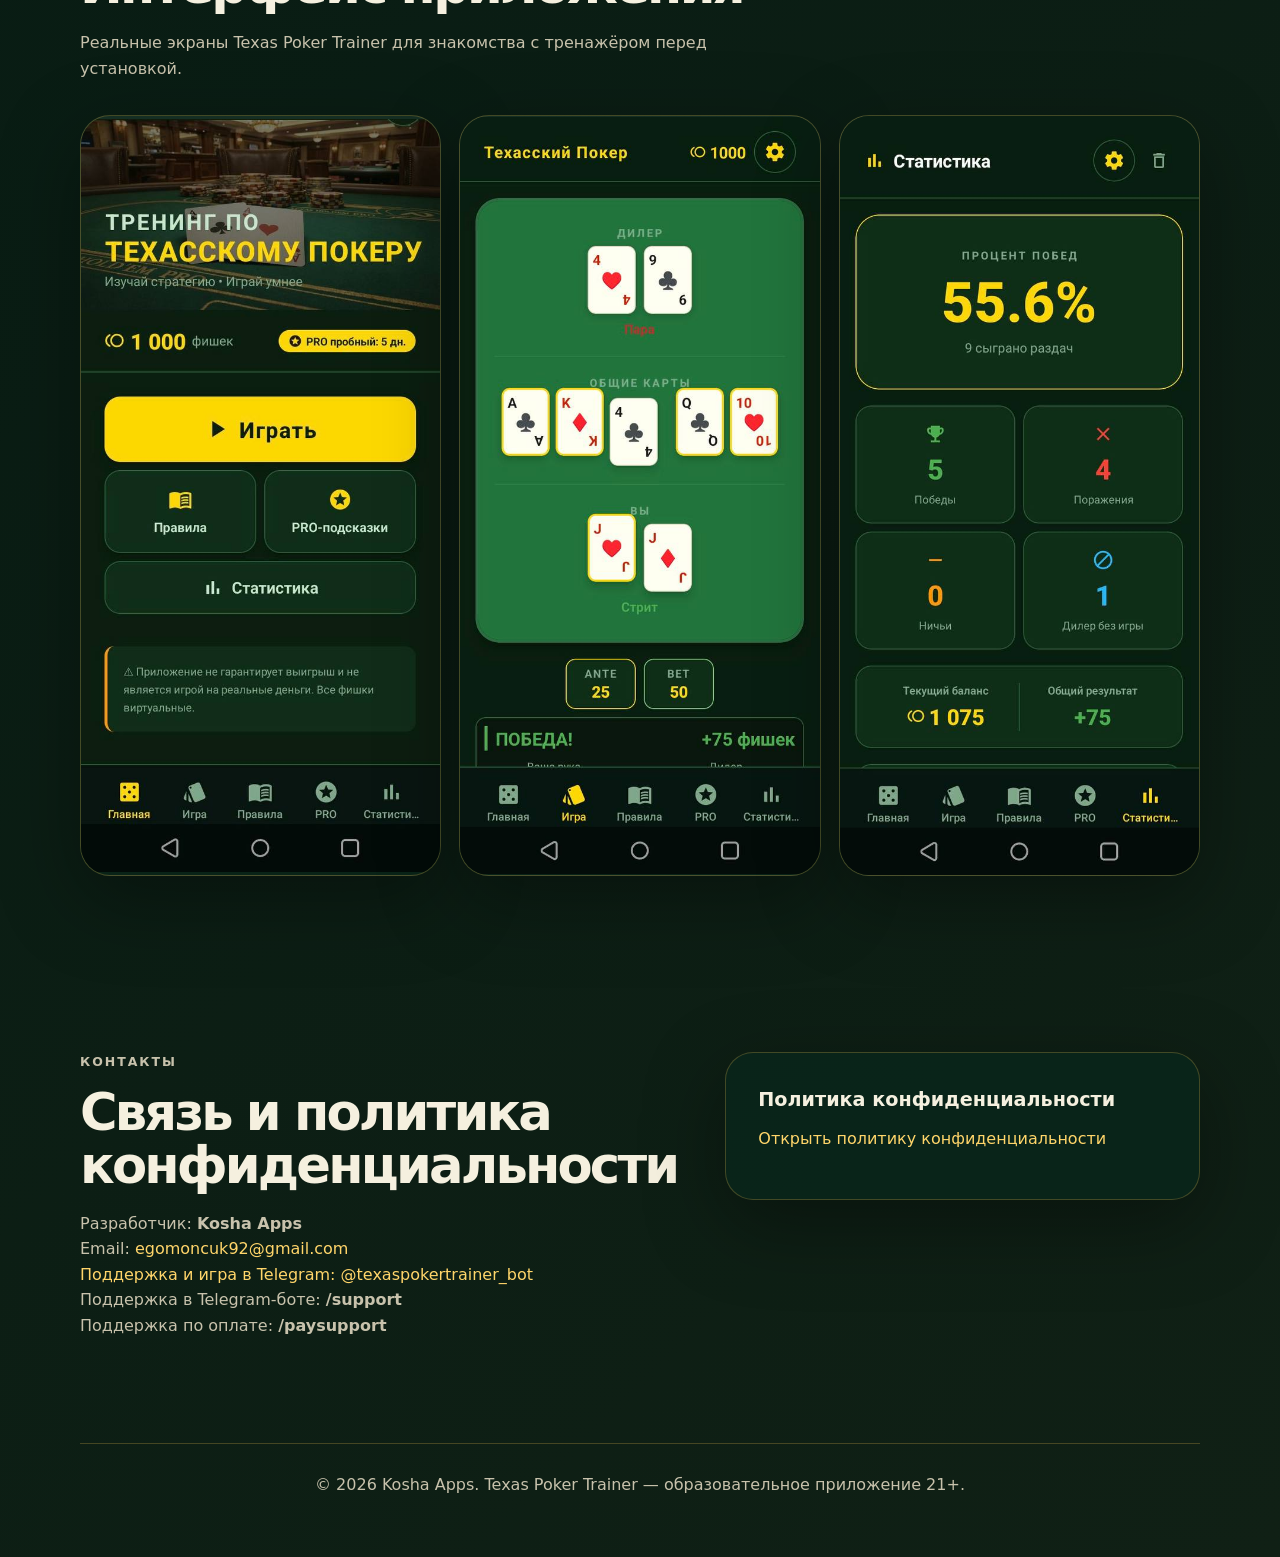
<file: website/ru/index.html>
<!DOCTYPE html>
<html lang="ru">
<head>
  <meta charset="UTF-8" />
  <meta name="viewport" content="width=device-width, initial-scale=1.0" />
  <meta
    name="description"
    content="Texas Poker Trainer — образовательный тренажёр покера с виртуальными фишками, подсказками и режимом обучения. 21+."
  />
  <title>Texas Poker Trainer — образовательный покерный тренажёр</title>
  <!-- Статический информационный сайт: не собирает пользовательские данные. -->
  <link rel="stylesheet" href="../styles.css" />
</head>
<body>
  <header class="site-header">
    <nav class="nav" aria-label="Основная навигация">
      <a class="brand" href="#top" aria-label="Texas Poker Trainer">
        <span class="brand-mark">T</span>
        <span>Texas Poker Trainer</span>
      </a>
      <div class="nav-links">
        <a href="#features">Функции</a>
        <a href="#pro">PRO</a>
        <a href="#disclaimer">Важно</a>
        <a href="#security">Приватность</a>
        <a href="#contact">Контакты</a>
      </div>
      <div class="language-switcher" aria-label="Выбор языка">
        <span aria-current="page">RU</span>
        <a href="../en/">EN</a>
      </div>
    </nav>
  </header>

  <main id="top">
    <section class="hero section">
      <div class="hero-content">
        <p class="eyebrow">21+ • Только обучение • Виртуальные фишки</p>
        <h1>Тренируйте решения в техасском покере без игры на реальные деньги</h1>
        <p class="hero-text">
          Texas Poker Trainer — образовательный тренажёр карточных решений 21+ в формате Telegram Mini App.
          Практикуйтесь против виртуального дилера только с виртуальными фишками, без игры на
          реальные деньги, денежных призов, выводов средств и обещанных результатов.
        </p>
        <div class="hero-actions">
          <a
            class="play-button telegram-button"
            href="https://t.me/texaspokertrainer_bot"
            target="_blank"
            rel="noopener noreferrer"
            aria-label="Играть в Texas Poker Trainer в Telegram"
          >
            <span class="play-icon" aria-hidden="true">✈</span>
            <span>Играть в Telegram</span>
          </a>
          <a
            class="play-button"
            href="https://play.google.com/store/apps/details?id=com.koshaapps.texaspokertrainer2"
            target="_blank"
            rel="noopener noreferrer"
            aria-label="Открыть Texas Poker Trainer в Google Play"
          >
            <span class="play-icon" aria-hidden="true">▶</span>
            <span>
              <small>Скачать в</small>
              Google Play
            </span>
          </a>
          <a class="secondary-button" href="#what-is">Узнать больше</a>
        </div>
      </div>
      <div class="hero-card" aria-label="Визуальный пример интерфейса тренажёра">
        <div class="table-glow"></div>
        <div class="poker-table">
          <div class="cards">
            <span>A♠</span>
            <span>K♥</span>
          </div>
          <div class="chip-stack">
            <span></span>
            <span></span>
            <span></span>
          </div>
          <p>Виртуальный банк</p>
          <strong>+EV подсказки</strong>
        </div>
      </div>
    </section>

    <section id="what-is" class="section split-section">
      <div>
        <p class="section-label">Что это</p>
        <h2>Что такое Texas Poker Trainer</h2>
      </div>
      <p>
        Texas Poker Trainer — это образовательный тренажёр карточных решений 21+ в формате игры
        против виртуального дилера. Вы принимаете решения по раздаче, сравниваете варианты
        действий и тренируете понимание ситуаций только с виртуальными фишками. Приложение
        не предлагает игру на реальные деньги, денежные призы, выводы средств или
        гарантированные результаты.
      </p>
    </section>

    <section id="features" class="section">
      <div class="section-heading">
        <p class="section-label">Возможности</p>
        <h2>Функции приложения</h2>
        <p>Простой набор инструментов для регулярной практики и спокойного обучения.</p>
      </div>
      <div class="feature-grid">
        <article class="feature-card">
          <span class="card-icon">♣</span>
          <h3>Тренировка решений</h3>
          <p>Практикуйте выбор действий в разных покерных ситуациях без финансового риска.</p>
        </article>
        <article class="feature-card">
          <span class="card-icon">♦</span>
          <h3>Обучающий формат</h3>
          <p>Фокус на понимании логики раздач, диапазонов и последовательности действий.</p>
        </article>
        <article class="feature-card">
          <span class="card-icon">♥</span>
          <h3>Виртуальные фишки</h3>
          <p>Все фишки в приложении виртуальные и используются только для симуляции и обучения.</p>
        </article>
        <article class="feature-card">
          <span class="card-icon">♠</span>
          <h3>Игра против виртуального дилера</h3>
          <p>Тренируйтесь в стиле казино-тренажёра без игры с реальными игроками, реальных ставок, денежных призов, выводов средств или гарантированных результатов.</p>
        </article>
      </div>
    </section>

    <section id="pro" class="section pro-section">
      <div class="pro-copy">
        <p class="section-label">Telegram Stars PRO</p>
        <h2>Опциональный цифровой PRO-доступ внутри Telegram</h2>
        <p>
          PRO — это опциональный платный цифровой доступ внутри Telegram, который покупается
          через Telegram Stars. Текущая длительность PRO — 30 дней, текущая цена в Telegram
          Mini App — 750 Telegram Stars. PRO включает образовательные подсказки, усиленный
          анализ решений, шансы сильной руки и ручной «Разбор ситуации» для учебного анализа.
          Рекомендации PRO являются статистическими и образовательными, а не предсказаниями
          и не гарантиями.
        </p>
      </div>
      <div class="hint-panel">
        <p class="hint-title">Пример подсказки</p>
        <p>«Сравните риск, силу руки и статистический контекст перед тем, как продолжить раздачу».</p>
        <div class="cta-row">
          <a class="secondary-button" href="https://t.me/texaspokertrainer_bot" target="_blank" rel="noopener noreferrer">Открыть Telegram-бот</a>
          <a class="secondary-button" href="https://egomoncuk-arch.github.io/casino-card-trainer-telegram-web/" target="_blank" rel="noopener noreferrer">Открыть web-версию</a>
        </div>
      </div>
    </section>

    <section id="disclaimer" class="section disclaimer-section">
      <p class="section-label">Важно</p>
      <h2>Без реальных денег — только виртуальные фишки</h2>
      <p>
        Texas Poker Trainer является образовательным тренажёром для пользователей 21+.
        Приложение не предлагает игру на реальные деньги, не принимает реальные
        ставки, не выплачивает денежные призы и не позволяет выводить средства. Все фишки,
        балансы и игровые значения — виртуальные и используются исключительно для учебной
        симуляции. Приложение и функции PRO не гарантируют результаты.
      </p>
    </section>

    <section class="section disclaimer-section">
      <p class="section-label">Ручной анализ</p>
      <h2>«Разбор ситуации» только для обучения</h2>
      <p>
        Ручной «Разбор ситуации» предназначен только для образовательного анализа карточного
        решения. Не используйте Texas Poker Trainer во время реальной игры там, где правила
        заведения, организатора, стола или платформы запрещают вспомогательные инструменты.
      </p>
    </section>


    <section id="security" class="section security-section">
      <div class="section-heading">
        <p class="section-label">Безопасность</p>
        <h2>Безопасность и приватность</h2>
        <p>Этот сайт создан только для информации о Texas Poker Trainer и перехода на официальную страницу приложения.</p>
      </div>
      <div class="security-grid">
        <article class="security-card">
          <h3>Информационный сайт</h3>
          <ul>
            <li>Сайт является информационным.</li>
            <li>Сайт не собирает персональные данные.</li>
            <li>На сайте нет регистрации.</li>
            <li>На сайте нет личного кабинета.</li>
          </ul>
        </article>
        <article class="security-card">
          <h3>Нет сбора данных и форм</h3>
          <ul>
            <li>На сайте нет формы оплаты.</li>
            <li>На сайте нет базы данных.</li>
            <li>На сайте нет формы обратной связи.</li>
            <li>Сайт сам не обрабатывает платежи.</li>
          </ul>
        </article>
        <article class="security-card security-card-wide">
          <h3>Telegram Mini App и PRO</h3>
          <ul>
            <li>PRO — это опциональный платный цифровой доступ внутри Telegram, который покупается через Telegram Stars.</li>
            <li>Сайт сам не продаёт PRO-доступ и не обрабатывает покупки через Telegram Stars.</li>
            <li>Не отправляйте в поддержку данные карт, пароли, SMS-коды, коды входа Telegram, приватные ключи или банковские реквизиты.</li>
          </ul>
        </article>
      </div>
    </section>

    <section class="section screenshots-section">
      <div class="section-heading">
        <p class="section-label">Скриншоты</p>
        <h2>Интерфейс приложения</h2>
        <p>Реальные экраны Texas Poker Trainer для знакомства с тренажёром перед установкой.</p>
      </div>
      <div class="screenshots-grid" aria-label="Скриншоты приложения">
        <figure class="screenshot-card">
          <img
            class="screenshot-image"
            src="../assets/screenshots/screenshot-1.jpg"
            alt="Скриншот приложения Texas Poker Trainer 1"
            loading="lazy"
          />
        </figure>
        <figure class="screenshot-card">
          <img
            class="screenshot-image"
            src="../assets/screenshots/screenshot-2.jpg"
            alt="Скриншот приложения Texas Poker Trainer 2"
            loading="lazy"
          />
        </figure>
        <figure class="screenshot-card">
          <img
            class="screenshot-image"
            src="../assets/screenshots/screenshot-3.jpg"
            alt="Скриншот приложения Texas Poker Trainer 3"
            loading="lazy"
          />
        </figure>
      </div>
    </section>

    <section id="contact" class="section contact-section">
      <div>
        <p class="section-label">Контакты</p>
        <h2>Связь и политика конфиденциальности</h2>
        <p>
          Разработчик: <strong>Kosha Apps</strong><br />
          Email: <a href="mailto:egomoncuk92@gmail.com">egomoncuk92@gmail.com</a><br />
          <a href="https://t.me/texaspokertrainer_bot" target="_blank" rel="noopener noreferrer">Поддержка и игра в Telegram: @texaspokertrainer_bot</a><br />
          Поддержка в Telegram-боте: <strong>/support</strong><br />
          Поддержка по оплате: <strong>/paysupport</strong>
        </p>
      </div>
      <div class="policy-card">
        <h3>Политика конфиденциальности</h3>
        <p>
          <a href="https://sites.google.com/view/texas-poker-trainer-privacy" target="_blank" rel="noopener noreferrer" aria-label="Открыть политику конфиденциальности">
            Открыть политику конфиденциальности
          </a>
        </p>
      </div>
    </section>
  </main>

  <footer class="site-footer">
    <p>© 2026 Kosha Apps. Texas Poker Trainer — образовательное приложение 21+.</p>
  </footer>
</body>
</html>
</file>
<file: website/styles.css>
:root {
  --bg: #061b13;
  --bg-soft: #0b281c;
  --bg-card: rgba(14, 49, 34, 0.86);
  --green: #0f5a3d;
  --green-light: #19a66d;
  --gold: #d7ad4a;
  --gold-bright: #ffd56a;
  --text: #f5f0df;
  --muted: #c8c2ac;
  --line: rgba(215, 173, 74, 0.28);
  --shadow: 0 24px 80px rgba(0, 0, 0, 0.35);
}

* {
  box-sizing: border-box;
}

html {
  scroll-behavior: smooth;
}

body {
  margin: 0;
  font-family: system-ui, -apple-system, BlinkMacSystemFont, "Segoe UI", Arial, sans-serif;
  color: var(--text);
  background:
    radial-gradient(circle at top left, rgba(25, 166, 109, 0.18), transparent 34rem),
    radial-gradient(circle at 80% 10%, rgba(215, 173, 74, 0.16), transparent 30rem),
    linear-gradient(135deg, #04120d 0%, var(--bg) 48%, #102015 100%);
  line-height: 1.6;
}

body::before {
  content: "";
  position: fixed;
  inset: 0;
  pointer-events: none;
  background-image:
    linear-gradient(rgba(255, 255, 255, 0.025) 1px, transparent 1px),
    linear-gradient(90deg, rgba(255, 255, 255, 0.025) 1px, transparent 1px);
  background-size: 44px 44px;
  mask-image: linear-gradient(to bottom, rgba(0, 0, 0, 0.8), transparent 75%);
}

img,
svg {
  max-width: 100%;
}

a {
  color: var(--gold-bright);
  text-decoration: none;
}

a:hover {
  color: #ffe49a;
}

.site-header {
  position: sticky;
  top: 0;
  z-index: 10;
  background: rgba(6, 27, 19, 0.86);
  border-bottom: 1px solid var(--line);
  backdrop-filter: blur(14px);
}

.nav {
  width: min(1120px, calc(100% - 32px));
  margin: 0 auto;
  min-height: 72px;
  display: flex;
  align-items: center;
  justify-content: space-between;
  gap: 24px;
}

.brand,
.nav-links {
  display: flex;
  align-items: center;
}

.brand {
  gap: 12px;
  color: var(--text);
  font-weight: 800;
  letter-spacing: -0.03em;
}

.brand-mark {
  display: grid;
  width: 38px;
  height: 38px;
  place-items: center;
  color: #102015;
  background: linear-gradient(145deg, var(--gold-bright), var(--gold));
  border-radius: 50%;
  box-shadow: 0 0 26px rgba(215, 173, 74, 0.32);
}

.nav-links {
  gap: 20px;
  font-size: 0.94rem;
  font-weight: 600;
}

.nav-links a {
  color: var(--muted);
}

.nav-links a:hover {
  color: var(--gold-bright);
}

.section {
  width: min(1120px, calc(100% - 32px));
  margin: 0 auto;
  padding: 88px 0;
}

.hero {
  min-height: calc(100vh - 72px);
  display: grid;
  grid-template-columns: minmax(0, 1.1fr) minmax(320px, 0.9fr);
  align-items: center;
  gap: 56px;
}

.eyebrow,
.section-label {
  margin: 0 0 14px;
  color: var(--gold-bright);
  font-size: 0.78rem;
  font-weight: 800;
  letter-spacing: 0.16em;
  text-transform: uppercase;
}

h1,
h2,
h3,
p {
  margin-top: 0;
}

h1 {
  margin-bottom: 24px;
  font-size: clamp(2.55rem, 7vw, 5.6rem);
  line-height: 0.98;
  letter-spacing: -0.07em;
}

h2 {
  margin-bottom: 18px;
  font-size: clamp(2rem, 4vw, 3.45rem);
  line-height: 1.04;
  letter-spacing: -0.055em;
}

h3 {
  margin-bottom: 10px;
  font-size: 1.2rem;
}

.hero-text,
.section-heading p,
.split-section p,
.pro-copy p,
.disclaimer-section p,
.contact-section p,
.policy-card p,
.feature-card p,
.hint-panel p {
  color: var(--muted);
}

.hero-text {
  max-width: 660px;
  margin-bottom: 32px;
  font-size: 1.18rem;
}

.hero-actions {
  display: flex;
  flex-wrap: wrap;
  align-items: center;
  gap: 16px;
}

.play-button,
.secondary-button {
  min-height: 56px;
  display: inline-flex;
  align-items: center;
  justify-content: center;
  border-radius: 999px;
  font-weight: 800;
}

.play-button {
  gap: 12px;
  padding: 10px 22px;
  color: #121212;
  background: linear-gradient(145deg, var(--gold-bright), var(--gold));
  box-shadow: 0 18px 38px rgba(215, 173, 74, 0.24);
}

.play-button:hover {
  color: #121212;
  transform: translateY(-1px);
}

.telegram-button {
  background: linear-gradient(145deg, #53c9ff, #229ed9);
  box-shadow: 0 18px 38px rgba(34, 158, 217, 0.26);
}

.play-button small {
  display: block;
  font-size: 0.72rem;
  font-weight: 700;
  line-height: 1.1;
  opacity: 0.78;
}

.play-icon {
  display: grid;
  width: 34px;
  height: 34px;
  place-items: center;
  color: var(--text);
  background: var(--bg);
  border-radius: 50%;
  font-size: 0.8rem;
}

.secondary-button {
  padding: 0 22px;
  color: var(--text);
  border: 1px solid var(--line);
  background: rgba(255, 255, 255, 0.04);
}

.hero-card {
  position: relative;
  min-height: 430px;
  display: grid;
  place-items: center;
}

.table-glow {
  position: absolute;
  width: 82%;
  aspect-ratio: 1;
  background: radial-gradient(circle, rgba(25, 166, 109, 0.45), transparent 68%);
  filter: blur(20px);
}

.poker-table {
  position: relative;
  width: min(410px, 100%);
  aspect-ratio: 1.15;
  display: grid;
  place-items: center;
  padding: 42px;
  text-align: center;
  background:
    linear-gradient(145deg, rgba(255, 255, 255, 0.04), transparent),
    radial-gradient(circle, rgba(25, 166, 109, 0.28), transparent 60%),
    var(--bg-card);
  border: 12px solid #4b2d18;
  border-radius: 46%;
  box-shadow: var(--shadow), inset 0 0 0 3px rgba(215, 173, 74, 0.45);
}

.cards {
  display: flex;
  gap: 12px;
}

.cards span {
  display: grid;
  width: 72px;
  height: 96px;
  place-items: center;
  color: #102015;
  background: #fff8e6;
  border: 2px solid var(--gold);
  border-radius: 12px;
  font-size: 1.5rem;
  font-weight: 800;
  box-shadow: 0 12px 24px rgba(0, 0, 0, 0.24);
}

.chip-stack {
  display: flex;
  gap: 6px;
  margin-top: 26px;
}

.chip-stack span {
  width: 34px;
  height: 34px;
  border: 5px dashed #fff6d7;
  border-radius: 50%;
  background: var(--gold);
}

.poker-table p {
  margin: 14px 0 2px;
  color: var(--muted);
}

.poker-table strong {
  color: var(--gold-bright);
}

.split-section,
.pro-section,
.contact-section {
  display: grid;
  grid-template-columns: 0.85fr 1.15fr;
  gap: 48px;
  align-items: start;
}

.section-heading {
  max-width: 720px;
  margin-bottom: 34px;
}

.feature-grid,
.screenshots-grid,
.security-grid {
  display: grid;
  grid-template-columns: repeat(4, 1fr);
  gap: 18px;
}

.feature-card,
.hint-panel,
.policy-card,
.disclaimer-section,
.security-card,
.screenshot-card {
  border: 1px solid var(--line);
  background: rgba(9, 39, 27, 0.74);
  box-shadow: var(--shadow);
}

.feature-card,
.security-card {
  padding: 24px;
  border-radius: 24px;
}

.card-icon {
  display: grid;
  width: 44px;
  height: 44px;
  margin-bottom: 18px;
  place-items: center;
  color: var(--gold-bright);
  background: rgba(215, 173, 74, 0.12);
  border: 1px solid var(--line);
  border-radius: 14px;
  font-size: 1.35rem;
}

.pro-section {
  align-items: center;
}

.hint-panel,
.policy-card {
  padding: 32px;
  border-radius: 28px;
}

.hint-title {
  margin-bottom: 8px;
  color: var(--gold-bright) !important;
  font-weight: 800;
}

.cta-row {
  display: flex;
  flex-wrap: wrap;
  gap: 12px;
  margin-top: 22px;
}

.disclaimer-section {
  padding: 42px;
  border-radius: 30px;
  background:
    linear-gradient(135deg, rgba(215, 173, 74, 0.13), transparent),
    rgba(9, 39, 27, 0.86);
}

.security-grid {
  grid-template-columns: repeat(3, 1fr);
}

.security-card ul {
  margin: 0;
  padding-left: 20px;
  color: var(--muted);
}

.security-card li + li {
  margin-top: 10px;
}

.security-card-wide {
  background:
    linear-gradient(135deg, rgba(25, 166, 109, 0.12), transparent),
    rgba(9, 39, 27, 0.74);
}

.screenshots-grid {
  grid-template-columns: repeat(3, 1fr);
}

.screenshot-card {
  min-height: 460px;
  display: flex;
  align-items: center;
  justify-content: center;
  margin: 0;
  overflow: hidden;
  border-radius: 30px;
  background:
    linear-gradient(180deg, rgba(255, 255, 255, 0.05), transparent),
    rgba(9, 39, 27, 0.62);
}

.screenshot-image {
  width: 100%;
  height: 100%;
  display: block;
  object-fit: contain;
}

.site-footer {
  width: min(1120px, calc(100% - 32px));
  margin: 0 auto;
  padding: 28px 0 44px;
  color: var(--muted);
  border-top: 1px solid var(--line);
  text-align: center;
}

@media (max-width: 900px) {
  .nav {
    align-items: flex-start;
    flex-direction: column;
    justify-content: center;
    padding: 14px 0;
  }

  .nav-links {
    width: 100%;
    justify-content: space-between;
    gap: 10px;
    font-size: 0.84rem;
  }

  .hero,
  .split-section,
  .pro-section,
  .contact-section {
    grid-template-columns: 1fr;
  }

  .hero {
    min-height: auto;
    padding-top: 64px;
  }

  .feature-grid,
  .screenshots-grid,
  .security-grid {
    grid-template-columns: repeat(2, 1fr);
  }

  .security-card-wide {
    grid-column: 1 / -1;
  }
}

@media (max-width: 600px) {
  .section {
    width: min(100% - 24px, 1120px);
    padding: 58px 0;
  }

  .nav {
    width: min(100% - 24px, 1120px);
  }

  .nav-links {
    flex-wrap: wrap;
    justify-content: flex-start;
  }

  .hero-actions,
  .play-button,
  .secondary-button,
  .cta-row {
    width: 100%;
  }

  .hero-card {
    min-height: 330px;
  }

  .poker-table {
    border-width: 8px;
  }

  .cards span {
    width: 58px;
    height: 78px;
  }

  .feature-grid,
  .screenshots-grid,
  .security-grid {
    grid-template-columns: 1fr;
  }

  .disclaimer-section,
  .hint-panel,
  .policy-card,
  .security-card {
    padding: 24px;
  }

  .screenshot-card {
    min-height: 320px;
  }
}

.language-switcher {
  display: inline-flex;
  align-items: center;
  gap: 8px;
  padding: 6px;
  border: 1px solid var(--line);
  border-radius: 999px;
  background: rgba(255, 255, 255, 0.04);
}

.language-switcher a,
.language-switcher span {
  min-width: 38px;
  padding: 6px 10px;
  border-radius: 999px;
  color: var(--muted);
  font-size: 0.84rem;
  font-weight: 800;
  text-align: center;
}

.language-switcher span {
  color: #102015;
  background: linear-gradient(145deg, var(--gold-bright), var(--gold));
}

.language-page {
  min-height: 100vh;
  display: grid;
  place-items: center;
  padding: 24px;
}

.language-panel {
  width: min(720px, 100%);
  padding: 44px;
  border: 1px solid var(--line);
  border-radius: 30px;
  background: rgba(9, 39, 27, 0.86);
  box-shadow: var(--shadow);
  text-align: center;
}

.language-panel h1 {
  margin-bottom: 18px;
  font-size: clamp(2rem, 5vw, 3.4rem);
}

.language-panel p {
  color: var(--muted);
}

.language-actions {
  display: flex;
  flex-wrap: wrap;
  justify-content: center;
  gap: 16px;
  margin-top: 28px;
}

@media (max-width: 900px) {
  .language-switcher {
    align-self: flex-start;
  }
}

@media (max-width: 600px) {
  .language-panel {
    padding: 28px;
  }
}
</file>
<file: website/demo/styles.css>
:root {
  --bg: #02110b;
  --felt: #0b3a28;
  --felt-deep: #062417;
  --felt-light: #136b43;
  --panel: rgba(8, 31, 22, 0.94);
  --panel-soft: rgba(14, 54, 37, 0.82);
  --panel-strong: rgba(4, 20, 14, 0.98);
  --gold: #d6a642;
  --gold-bright: #ffe08a;
  --gold-deep: #8f6721;
  --cream: #fbf2d7;
  --muted: #c8b996;
  --line: rgba(255, 224, 138, 0.2);
  --danger: #ff7c68;
  --success: #5fe090;
  --black-card: #171717;
  --red-card: #b72029;
  --shadow: 0 24px 70px rgba(0, 0, 0, 0.48);
}

* {
  box-sizing: border-box;
}

html {
  min-height: 100%;
  background: var(--bg);
}

body {
  min-height: 100%;
  margin: 0;
  color: var(--cream);
  background:
    radial-gradient(circle at 50% -8%, rgba(255, 224, 138, 0.18), transparent 15rem),
    radial-gradient(circle at 18% 23%, rgba(33, 143, 85, 0.24), transparent 18rem),
    radial-gradient(circle at 90% 68%, rgba(214, 166, 66, 0.13), transparent 16rem),
    linear-gradient(160deg, #020b07 0%, #062116 48%, #02110b 100%);
  font-family: system-ui, -apple-system, BlinkMacSystemFont, "Segoe UI", Arial, sans-serif;
  line-height: 1.42;
}

body::before {
  content: "";
  position: fixed;
  inset: 0;
  pointer-events: none;
  background:
    linear-gradient(120deg, rgba(255, 224, 138, 0.055) 0 1px, transparent 1px 22px),
    linear-gradient(30deg, rgba(255, 255, 255, 0.025) 0 1px, transparent 1px 20px);
  mask-image: radial-gradient(ellipse at top, rgba(0, 0, 0, 0.72), transparent 72%);
}

button,
a {
  -webkit-tap-highlight-color: transparent;
}

button {
  font: inherit;
}

h1,
h2,
p {
  margin-top: 0;
}

.demo-shell {
  position: relative;
  width: min(100%, 480px);
  min-height: 100vh;
  min-height: 100dvh;
  margin: 0 auto;
  padding: max(12px, env(safe-area-inset-top)) 12px max(14px, env(safe-area-inset-bottom));
}

.app-header,
.trainer-card,
.safety-panel,
.completion-card {
  border: 1px solid var(--line);
  box-shadow: var(--shadow);
  backdrop-filter: blur(12px);
}

.app-header {
  position: sticky;
  top: 0;
  z-index: 5;
  display: grid;
  grid-template-columns: auto 1fr auto;
  align-items: center;
  gap: 10px;
  margin-bottom: 10px;
  padding: 10px 12px;
  border-radius: 22px;
  background: linear-gradient(135deg, rgba(7, 34, 23, 0.96), rgba(4, 18, 13, 0.92));
}

.brand-mark {
  width: 38px;
  height: 38px;
  display: grid;
  place-items: center;
  border: 1px solid rgba(255, 224, 138, 0.55);
  border-radius: 13px;
  color: #171107;
  background:
    radial-gradient(circle at 30% 20%, #fff0b8, transparent 35%),
    linear-gradient(145deg, var(--gold-bright), var(--gold) 68%, var(--gold-deep));
  box-shadow: inset 0 1px 0 rgba(255, 255, 255, 0.48), 0 8px 20px rgba(0, 0, 0, 0.34);
  font-weight: 950;
}

.brand-copy h1 {
  margin: 0;
  font-size: 1.05rem;
  line-height: 1.08;
  letter-spacing: -0.025em;
}

.brand-copy p {
  margin: 2px 0 0;
  color: var(--muted);
  font-size: 0.78rem;
  font-weight: 750;
}

.age-badge,
.mode-chip,
.status-pill {
  border: 1px solid rgba(255, 224, 138, 0.25);
  border-radius: 999px;
  background: rgba(255, 224, 138, 0.08);
  color: var(--gold-bright);
  font-size: 0.72rem;
  font-weight: 900;
  letter-spacing: 0.055em;
  text-transform: uppercase;
}

.age-badge {
  padding: 7px 9px;
}

.trainer-card,
.completion-card {
  overflow: hidden;
  border-radius: 28px;
  background:
    linear-gradient(180deg, rgba(15, 58, 39, 0.94), rgba(5, 23, 16, 0.98)),
    var(--panel);
}

.trainer-card {
  padding: 12px;
}

.status-row {
  display: flex;
  justify-content: space-between;
  gap: 8px;
  margin-bottom: 10px;
}

.status-pill {
  min-height: 30px;
  display: inline-flex;
  align-items: center;
  justify-content: center;
  padding: 6px 10px;
  color: var(--cream);
  background: rgba(255, 255, 255, 0.045);
  white-space: nowrap;
}

.status-pill--gold {
  color: #1a1205;
  background: linear-gradient(145deg, var(--gold-bright), var(--gold));
  border-color: transparent;
}

.table-card {
  position: relative;
  overflow: hidden;
  min-height: clamp(318px, 68vh, 430px);
  display: grid;
  grid-template-rows: auto 1fr auto 1fr;
  align-items: center;
  gap: 10px;
  margin-bottom: 12px;
  padding: 18px 12px 16px;
  border: 1px solid rgba(255, 224, 138, 0.33);
  border-radius: 34px;
  background:
    radial-gradient(ellipse at 50% 50%, rgba(255, 224, 138, 0.12), transparent 42%),
    radial-gradient(ellipse at center, var(--felt-light) 0%, var(--felt) 58%, var(--felt-deep) 100%);
  box-shadow:
    inset 0 0 0 9px rgba(2, 14, 9, 0.62),
    inset 0 0 0 12px rgba(255, 224, 138, 0.22),
    inset 0 24px 70px rgba(255, 255, 255, 0.045);
}

.table-card::before,
.table-card::after {
  content: "";
  position: absolute;
  pointer-events: none;
}

.table-card::before {
  inset: 34px 20px;
  border: 1px dashed rgba(255, 224, 138, 0.28);
  border-radius: 50% / 42%;
}

.table-card::after {
  width: 210px;
  height: 210px;
  left: 50%;
  top: 50%;
  border-radius: 50%;
  background: radial-gradient(circle, rgba(255, 224, 138, 0.08), transparent 64%);
  transform: translate(-50%, -50%);
}

.dealer-seat,
.community-area,
.pot-panel,
.player-area {
  position: relative;
  z-index: 1;
}

.dealer-seat {
  width: max-content;
  max-width: 100%;
  display: inline-flex;
  align-items: center;
  gap: 7px;
  justify-self: center;
  padding: 6px 11px 6px 7px;
  border: 1px solid rgba(255, 224, 138, 0.28);
  border-radius: 999px;
  background: rgba(3, 18, 12, 0.64);
  color: rgba(251, 242, 215, 0.92);
  font-size: 0.75rem;
  font-weight: 850;
  text-transform: uppercase;
  letter-spacing: 0.055em;
}

.dealer-chip {
  width: 24px;
  height: 24px;
  display: grid;
  place-items: center;
  border-radius: 50%;
  color: #181104;
  background: linear-gradient(145deg, var(--gold-bright), var(--gold));
  font-size: 0.75rem;
  font-weight: 950;
}

.community-area,
.player-area {
  text-align: center;
}

.area-label,
.panel-kicker {
  margin-bottom: 7px;
  color: rgba(251, 242, 215, 0.72);
  font-size: 0.68rem;
  font-weight: 900;
  letter-spacing: 0.12em;
  text-transform: uppercase;
}

.cards {
  display: flex;
  flex-wrap: wrap;
  justify-content: center;
  gap: 8px;
}

.card {
  position: relative;
  width: 48px;
  height: 67px;
  display: flex;
  flex-direction: column;
  justify-content: space-between;
  padding: 5px 6px;
  border: 1px solid rgba(30, 19, 8, 0.2);
  border-radius: 8px;
  color: var(--black-card);
  background:
    linear-gradient(145deg, rgba(255, 255, 255, 0.94), rgba(235, 224, 202, 0.98)),
    #fffaf0;
  box-shadow: 0 12px 20px rgba(0, 0, 0, 0.32), inset 0 0 0 2px rgba(255, 255, 255, 0.45);
  font-weight: 950;
  transform: rotate(var(--tilt, 0deg));
}

.card:nth-child(1) {
  --tilt: -4deg;
}

.card:nth-child(2) {
  --tilt: 3deg;
}

.card:nth-child(3) {
  --tilt: -2deg;
}

.card:nth-child(4) {
  --tilt: 2deg;
}

.card:nth-child(5) {
  --tilt: 4deg;
}

.card.red {
  color: var(--red-card);
}

.card-rank,
.card-suit {
  display: block;
  line-height: 1;
}

.card-rank {
  align-self: flex-start;
  font-size: 0.95rem;
}

.card-suit {
  align-self: center;
  font-size: 1.45rem;
  text-shadow: 0 1px 0 rgba(255, 255, 255, 0.65);
}

.card-corner {
  align-self: flex-end;
  transform: rotate(180deg);
  font-size: 0.78rem;
  line-height: 1;
}

.player-cards .card {
  width: 64px;
  height: 88px;
  border-radius: 10px;
}

.player-cards .card-rank {
  font-size: 1.15rem;
}

.player-cards .card-suit {
  font-size: 1.9rem;
}

.pot-panel {
  justify-self: center;
  display: grid;
  gap: 2px;
  min-width: 156px;
  padding: 8px 14px;
  border: 1px solid rgba(255, 224, 138, 0.2);
  border-radius: 16px;
  background: rgba(3, 18, 12, 0.5);
  text-align: center;
  box-shadow: inset 0 0 22px rgba(255, 224, 138, 0.05);
}

.pot-panel span {
  color: var(--muted);
  font-size: 0.69rem;
  font-weight: 850;
  text-transform: uppercase;
  letter-spacing: 0.1em;
}

.pot-panel strong {
  color: var(--gold-bright);
  font-size: 0.86rem;
}

.decision-panel {
  border: 1px solid rgba(255, 224, 138, 0.18);
  border-radius: 22px;
  padding: 14px;
  background:
    linear-gradient(180deg, rgba(10, 42, 29, 0.96), rgba(4, 18, 13, 0.98)),
    var(--panel-strong);
}

.panel-heading {
  display: flex;
  align-items: flex-start;
  justify-content: space-between;
  gap: 10px;
  margin-bottom: 8px;
}

.situation-title {
  margin: 0;
  color: var(--cream);
  font-size: 1.05rem;
  line-height: 1.14;
  letter-spacing: -0.02em;
}

.mode-chip {
  flex: 0 0 auto;
  padding: 6px 8px;
  color: var(--muted);
  background: rgba(255, 255, 255, 0.045);
}

.situation-text,
.safety-panel p,
.completion-card p {
  color: var(--muted);
}

.situation-text {
  margin-bottom: 14px;
  font-size: 0.95rem;
}

.choice-buttons,
.completion-actions {
  display: grid;
  grid-template-columns: repeat(2, minmax(0, 1fr));
  gap: 10px;
}

.primary-action,
.secondary-action,
.next-button,
.store-button,
.site-button {
  min-height: 52px;
  display: inline-flex;
  align-items: center;
  justify-content: center;
  border-radius: 16px;
  font-weight: 950;
  text-decoration: none;
  cursor: pointer;
  transition: transform 140ms ease, filter 140ms ease;
}

.primary-action,
.next-button,
.store-button {
  border: 0;
  color: #171107;
  background:
    radial-gradient(circle at 26% 18%, rgba(255, 255, 255, 0.7), transparent 22%),
    linear-gradient(145deg, var(--gold-bright), var(--gold) 72%, var(--gold-deep));
  box-shadow: 0 14px 28px rgba(214, 166, 66, 0.24);
}

.secondary-action,
.site-button {
  border: 1px solid rgba(255, 224, 138, 0.32);
  color: var(--cream);
  background: rgba(255, 255, 255, 0.055);
}

.primary-action:active,
.secondary-action:active,
.next-button:active,
.store-button:active,
.site-button:active {
  transform: translateY(1px) scale(0.995);
}

.primary-action:focus-visible,
.secondary-action:focus-visible,
.next-button:focus-visible,
.store-button:focus-visible,
.site-button:focus-visible {
  outline: 3px solid rgba(255, 224, 138, 0.48);
  outline-offset: 3px;
}

.feedback {
  margin-top: 12px;
  padding: 13px;
  border: 1px solid rgba(255, 224, 138, 0.16);
  border-radius: 18px;
  background: rgba(255, 255, 255, 0.055);
}

.feedback h3 {
  margin: 0 0 9px;
  font-size: 1rem;
}

.feedback dl {
  display: grid;
  grid-template-columns: auto 1fr;
  gap: 6px 10px;
  margin: 0 0 10px;
}

.feedback dt {
  color: rgba(251, 242, 215, 0.72);
  font-size: 0.78rem;
  font-weight: 850;
}

.feedback dd {
  margin: 0;
  color: var(--cream);
  font-weight: 850;
}

.feedback p {
  margin: 0 0 8px;
  color: var(--muted);
}

.feedback p:last-child {
  margin-bottom: 0;
}

.feedback .matched {
  color: var(--success);
}

.feedback .missed {
  color: var(--danger);
}

.next-button {
  width: 100%;
  margin-top: 12px;
}

.safety-panel {
  margin-top: 10px;
  padding: 10px 12px;
  border-radius: 18px;
  background: rgba(4, 20, 14, 0.78);
}

.safety-panel p {
  margin: 0;
  font-size: 0.78rem;
  text-align: center;
}

.completion-card {
  display: grid;
  gap: 10px;
  margin-top: 10px;
  padding: 22px 16px;
  text-align: center;
}

.completion-medal {
  width: 58px;
  height: 58px;
  display: grid;
  place-items: center;
  justify-self: center;
  border-radius: 50%;
  color: #171107;
  background: linear-gradient(145deg, var(--gold-bright), var(--gold));
  box-shadow: 0 16px 30px rgba(0, 0, 0, 0.34);
  font-size: 1.5rem;
}

.completion-card h2 {
  margin: 0;
  font-size: clamp(1.75rem, 8vw, 2.4rem);
  line-height: 1;
  letter-spacing: -0.045em;
}

.completion-score {
  margin-bottom: 0;
  color: var(--gold-bright) !important;
  font-weight: 900;
}

.completion-card[hidden],
.trainer-card[hidden],
.feedback[hidden],
.next-button[hidden] {
  display: none;
}

@media (max-width: 359px) {
  .demo-shell {
    padding-inline: 8px;
  }

  .choice-buttons,
  .completion-actions {
    grid-template-columns: 1fr;
  }

  .table-card {
    min-height: 300px;
  }

  .card {
    width: 43px;
    height: 62px;
  }

  .player-cards .card {
    width: 58px;
    height: 82px;
  }
}

@media (min-width: 481px) {
  .demo-shell {
    padding-inline: 16px;
  }
}
</file>
